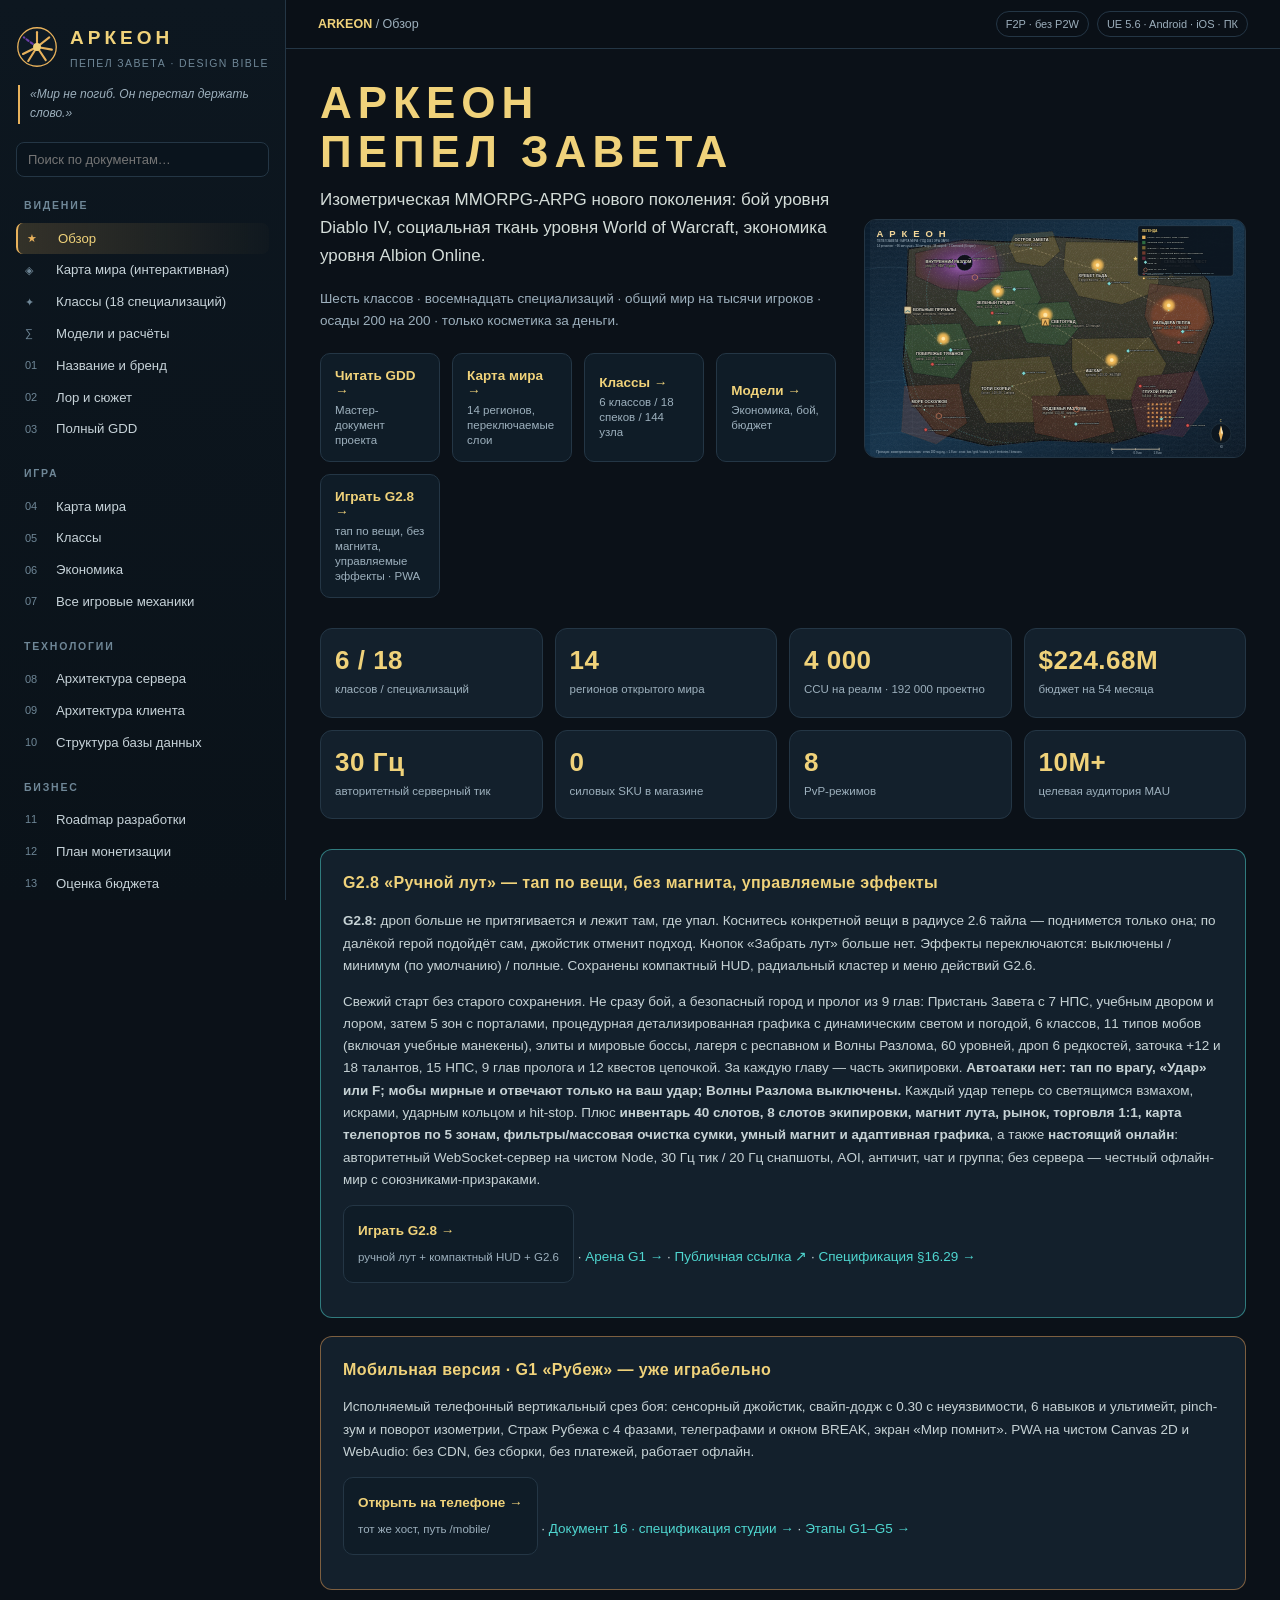
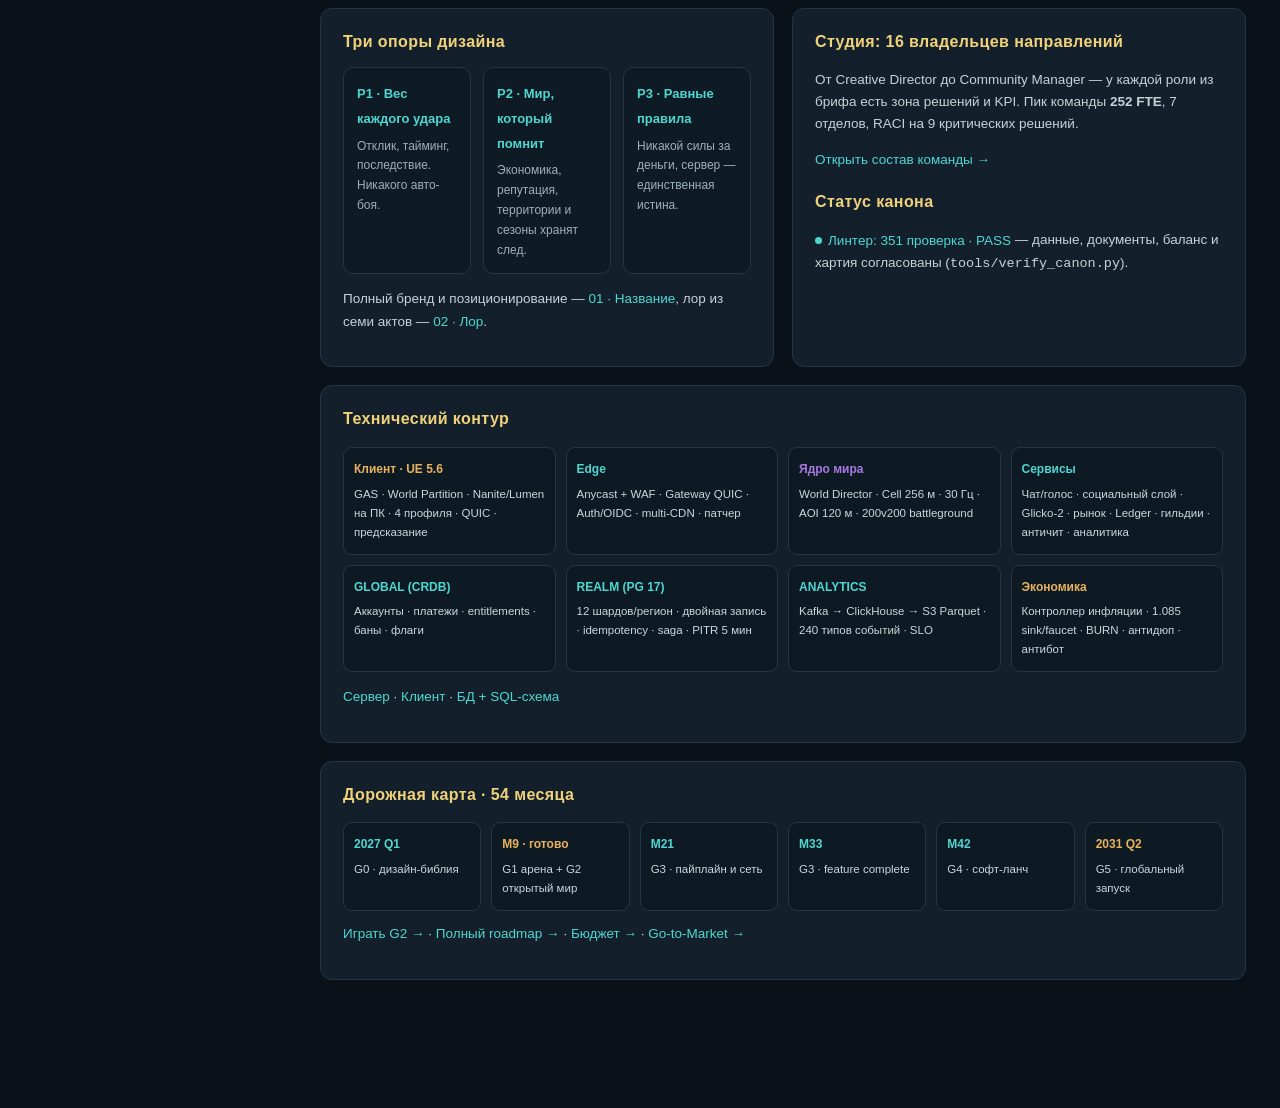
<file: index.html>
<!DOCTYPE html>
<html lang="ru">
<head>
<meta charset="utf-8">
<meta name="viewport" content="width=device-width, initial-scale=1">
<title>ARKEON · Пепел Завета — Дизайн-библия</title>
<style>
:root{
  --bg:#0b1118; --bg2:#101a24; --panel:#13202c; --line:#243645;
  --gold:#e8b25c; --gold2:#f0d27a; --cyan:#4fd6d0; --violet:#a878e0;
  --red:#d6534f; --text:#e5e9e8; --muted:#9db0bd; --dim:#6f8797;
}
*{box-sizing:border-box}
html{scroll-behavior:smooth}
body{margin:0;background:var(--bg);color:var(--text);font:15px/1.65 -apple-system,BlinkMacSystemFont,"Segoe UI",Roboto,Arial,sans-serif}
a{color:var(--cyan);text-decoration:none} a:hover{text-decoration:underline}
button{font-family:inherit;cursor:pointer}
.layout{display:flex;min-height:100vh}
/* ---------- sidebar ---------- */
.side{width:286px;flex:0 0 286px;background:linear-gradient(180deg,#0d1720,#0a1219);border-right:1px solid var(--line);position:sticky;top:0;height:100vh;overflow-y:auto;padding:22px 16px 40px}
.brand{display:flex;gap:12px;align-items:center;margin-bottom:6px}
.brand svg{flex:0 0 42px}
.brand h1{font-size:19px;letter-spacing:4px;margin:0;color:var(--gold2);font-weight:700}
.brand small{display:block;color:var(--dim);font-size:10.5px;letter-spacing:1.4px;text-transform:uppercase;margin-top:2px}
.tagline{color:var(--muted);font-size:12px;font-style:italic;margin:12px 2px 18px;border-left:2px solid var(--gold);padding-left:10px}
.search{width:100%;padding:9px 11px;background:#0a141d;border:1px solid var(--line);border-radius:8px;color:var(--text);font-size:13px;outline:none}
.search:focus{border-color:var(--cyan)}
.navgroup{margin-top:20px}
.navgroup h4{font-size:10.5px;letter-spacing:1.8px;color:var(--dim);text-transform:uppercase;margin:0 0 8px 8px;font-weight:600}
.nav a{display:flex;gap:9px;align-items:center;padding:7px 9px;border-radius:7px;color:#c7d3d9;font-size:13.2px;line-height:1.35}
.nav a:hover{background:#182836;text-decoration:none}
.nav a.active{background:linear-gradient(90deg,rgba(232,178,92,.18),rgba(232,178,92,.02));color:var(--gold2);border-left:2px solid var(--gold)}
.nav a .num{font-size:11px;color:var(--dim);min-width:22px;font-variant-numeric:tabular-nums}
.nav a.active .num{color:var(--gold)}
.side-foot{margin-top:26px;padding-top:16px;border-top:1px solid var(--line);font-size:11px;color:var(--dim)}
.side-foot code{color:var(--cyan);font-size:10.5px}
/* ---------- main ---------- */
.main{flex:1;min-width:0;padding:0 0 80px}
.topbar{position:sticky;top:0;z-index:5;background:rgba(11,17,24,.92);backdrop-filter:blur(8px);border-bottom:1px solid var(--line);padding:11px 32px;display:flex;justify-content:space-between;align-items:center;gap:16px}
.crumbs{font-size:12.5px;color:var(--muted)} .crumbs b{color:var(--gold2)}
.pill{font-size:11px;border:1px solid var(--line);padding:3px 9px;border-radius:20px;color:var(--muted)}
.content{max-width:1180px;margin:0 auto;padding:30px 34px}
/* ---------- dashboard ---------- */
.hero{display:grid;grid-template-columns:1.15fr .85fr;gap:28px;align-items:center;margin-bottom:30px}
.hero h2{font-size:44px;line-height:1.1;letter-spacing:6px;margin:0 0 10px;color:var(--gold2);font-weight:800}
.hero p.lead{font-size:17px;color:#d4ddd9;margin:0 0 18px}
.hero .sub{color:var(--muted);font-size:13.5px}
.kpis{display:grid;grid-template-columns:repeat(4,1fr);gap:12px;margin:22px 0 30px}
.kpi{background:var(--panel);border:1px solid var(--line);border-radius:12px;padding:16px 14px}
.kpi b{display:block;font-size:26px;color:var(--gold2);letter-spacing:.5px;line-height:1.2}
.kpi span{font-size:11.5px;color:var(--muted)}
.grid2{display:grid;grid-template-columns:1fr 1fr;gap:18px}
.card{background:var(--panel);border:1px solid var(--line);border-radius:12px;padding:20px 22px;margin-bottom:18px}
.card h3{margin:0 0 12px;font-size:16px;color:var(--gold2);letter-spacing:.4px}
.card p{color:#c6d2d5;font-size:13.5px}
.pillars{display:grid;grid-template-columns:repeat(3,1fr);gap:12px;margin-top:12px}
.pillar{border:1px solid var(--line);border-radius:10px;padding:13px;background:#0e1a24}
.pillar b{color:var(--cyan);font-size:13px} .pillar p{font-size:12px;color:var(--muted);margin:6px 0 0}
.launchpad{display:grid;grid-template-columns:repeat(4,1fr);gap:12px}
.launch{border:1px solid var(--line);background:#0f1c27;border-radius:10px;padding:14px;text-align:left;color:var(--text);transition:.15s}
.launch:hover{border-color:var(--gold);transform:translateY(-2px);text-decoration:none}
.launch b{display:block;color:var(--gold2);font-size:13.5px;margin-bottom:4px}
.launch span{font-size:11.5px;color:var(--muted)}
.diagram{display:grid;grid-template-columns:repeat(4,1fr);gap:10px;margin-top:14px}
.dbox{background:#0d1a24;border:1px solid var(--line);border-radius:9px;padding:12px 10px;font-size:11.5px;color:#cbd7d9}
.dbox b{display:block;color:var(--cyan);font-size:12px;margin-bottom:5px}
.dbox.gold b{color:var(--gold)}
.dbox.violet b{color:var(--violet)}
/* map */
.mapwrap{background:#0a141d;border:1px solid var(--line);border-radius:12px;overflow:hidden}
.mapwrap svg{display:block;width:100%;height:auto}
.layers{display:flex;flex-wrap:wrap;gap:8px;margin:12px 0}
.layer-btn{background:#132432;border:1px solid var(--line);color:var(--muted);border-radius:20px;padding:5px 12px;font-size:11.5px}
.layer-btn.on{background:rgba(79,214,208,.14);border-color:var(--cyan);color:var(--cyan)}
/* classes */
.classgrid{display:grid;grid-template-columns:repeat(3,1fr);gap:14px}
.classcard{background:#0f1c27;border:1px solid var(--line);border-radius:12px;padding:16px}
.classcard h4{margin:0 0 3px;color:var(--gold2);font-size:16px}
.classcard .role{font-size:11.5px;color:var(--cyan);margin-bottom:10px}
.classcard dl{display:grid;grid-template-columns:auto 1fr;gap:4px 10px;font-size:11.8px;margin:0}
.classcard dt{color:var(--dim)} .classcard dd{margin:0;color:#cdd8da}
.classcard .specs{margin-top:10px;font-size:11.5px;color:var(--muted)}
.charts{display:grid;grid-template-columns:1fr 1fr;gap:16px}
.chart{background:#0a141d;border:1px solid var(--line);border-radius:12px;overflow:hidden}
.chart svg,.chart img{display:block;width:100%;height:auto}
.chart .cap{padding:9px 14px;font-size:11.5px;color:var(--muted);border-top:1px solid var(--line)}
/* ---------- markdown ---------- */
.md h1{font-size:31px;color:var(--gold2);letter-spacing:.6px;margin:0 0 8px;line-height:1.25}
.md h2{font-size:23px;color:var(--gold2);margin:34px 0 12px;padding-bottom:8px;border-bottom:1px solid var(--line)}
.md h3{font-size:18px;color:#e7d7ad;margin:26px 0 10px}
.md h4{font-size:15px;color:var(--cyan);margin:20px 0 8px}
.md p{color:#d2dcdd;margin:10px 0}
.md blockquote{border-left:3px solid var(--gold);background:#101d28;margin:14px 0;padding:10px 16px;color:var(--muted);font-size:13.5px}
.md blockquote p{margin:4px 0}
.md ul,.md ol{padding-left:22px;color:#d2dcdd} .md li{margin:4px 0}
.md code{background:#0b1a24;border:1px solid #1e3340;border-radius:4px;padding:1px 5px;color:var(--cyan);font-size:12.5px}
.md pre{background:#08131c;border:1px solid var(--line);border-radius:10px;padding:14px 16px;overflow:auto;font-size:12.5px;line-height:1.55}
.md pre code{background:none;border:0;padding:0;color:#bcd6d3}
.md pre.mermaid{background:#0c1a22;border-left:3px solid var(--violet)}
.md table{border-collapse:collapse;width:100%;margin:14px 0;font-size:12.9px;display:block;overflow-x:auto}
.md th,.md td{border:1px solid var(--line);padding:7px 10px;text-align:left;vertical-align:top}
.md th{background:#162634;color:var(--gold2);white-space:nowrap}
.md tr:nth-child(even) td{background:rgba(255,255,255,.018)}
.md td{color:#cdd8da;min-width:90px}
.md hr{border:0;border-top:1px solid var(--line);margin:26px 0}
.md a{color:var(--cyan);border-bottom:1px dotted rgba(79,214,208,.5)}
.md .check{list-style:none;margin-left:-18px}
.md .check:before{content:"☐ ";color:var(--gold)}
.md .mermaid-note{font-size:11px;color:var(--dim);margin-top:-8px;margin-bottom:10px}
.docmeta{display:flex;gap:10px;align-items:center;flex-wrap:wrap;margin-bottom:22px;font-size:11.5px;color:var(--dim)}
.docmeta a{border:1px solid var(--line);border-radius:6px;padding:3px 9px}
.status{display:inline-flex;align-items:center;gap:6px;color:var(--cyan)}
.status i{width:7px;height:7px;background:var(--cyan);border-radius:50%;display:inline-block}
.loader{color:var(--muted);padding:40px;text-align:center}
@media(max-width:1100px){.hero{grid-template-columns:1fr}.kpis,.launchpad,.diagram{grid-template-columns:repeat(2,1fr)}.classgrid,.charts,.grid2{grid-template-columns:1fr}}
@media(max-width:760px){.side{position:relative;width:100%;height:auto;flex-basis:auto;border-right:0;border-bottom:1px solid var(--line)}.layout{display:block}.content{padding:22px 16px}.topbar{padding:10px 16px}.kpis,.launchpad,.diagram,.classgrid,.charts,.grid2{grid-template-columns:1fr}.hero h2{font-size:32px}}
</style>
</head>
<body>
<div class="layout">
  <aside class="side">
    <div class="brand">
      <svg viewBox="0 0 48 48" width="42" height="42" aria-hidden="true">
        <circle cx="24" cy="24" r="22" fill="#0e1a24" stroke="#e8b25c" stroke-width="1.5"/>
        <g stroke="#e8b25c" stroke-width="2.4" stroke-linecap="round">
          <line x1="24" y1="24" x2="24" y2="7"/><line x1="24" y1="24" x2="38" y2="13"/>
          <line x1="24" y1="24" x2="41" y2="27"/><line x1="24" y1="24" x2="34" y2="39"/>
          <line x1="24" y1="24" x2="14" y2="40"/><line x1="24" y1="24" x2="8" y2="32"/>
        </g>
        <line x1="24" y1="24" x2="9" y2="13" stroke="#6b3fa8" stroke-width="2.4" stroke-dasharray="3 3" stroke-linecap="round"/>
        <circle cx="24" cy="24" r="4.5" fill="#f0d27a"/>
      </svg>
      <div><h1>АРКЕОН</h1><small>Пепел Завета · Design Bible</small></div>
    </div>
    <div class="tagline">«Мир не погиб. Он перестал держать слово.»</div>
    <input id="search" class="search" placeholder="Поиск по документам…" autocomplete="off">
    <nav id="nav" class="nav"></nav>
    <div class="side-foot">
      Источник истины: <code>data/canon.json</code><br>
      Проверка: <code>python3 tools/verify_canon.py</code><br>
      Версия 1.2 · 2027-Q1 · 16 документов · G2
    </div>
  </aside>

  <main class="main">
    <div class="topbar">
      <div class="crumbs" id="crumbs"><b>ARKEON</b> / Обзор</div>
      <div style="display:flex;gap:8px"><span class="pill" id="pill">F2P · без P2W</span><span class="pill">UE 5.6 · Android · iOS · ПК</span></div>
    </div>
    <div class="content" id="content"><div class="loader">Загрузка дизайн-библии…</div></div>
  </main>
</div>

<script>
/* ============================ данные навигации ============================ */
const DOCS=[
 {f:'01-title.md',       t:'Название и бренд',        g:'Видение'},
 {f:'02-lore.md',        t:'Лор и сюжет',             g:'Видение'},
 {f:'03-gdd.md',         t:'Полный GDD',              g:'Видение'},
 {f:'04-world-map.md',   t:'Карта мира',              g:'Игра'},
 {f:'05-classes.md',     t:'Классы',                  g:'Игра'},
 {f:'06-economy.md',     t:'Экономика',               g:'Игра'},
 {f:'07-mechanics.md',   t:'Все игровые механики',    g:'Игра'},
 {f:'08-server.md',      t:'Архитектура сервера',     g:'Технологии'},
 {f:'09-client.md',      t:'Архитектура клиента',     g:'Технологии'},
 {f:'10-db.md',          t:'Структура базы данных',   g:'Технологии'},
 {f:'11-roadmap.md',     t:'Roadmap разработки',      g:'Бизнес'},
 {f:'12-monetization.md',t:'План монетизации',        g:'Бизнес'},
 {f:'13-budget.md',      t:'Оценка бюджета',          g:'Бизнес'},
 {f:'14-team.md',        t:'Состав команды',          g:'Бизнес'},
 {f:'15-launch.md',      t:'Запуск и продвижение',    g:'Бизнес'},
 {f:'16-mobile.md',      t:'Мобильная версия (G1)',   g:'Мобильная'},
];
const VIEWS=[
 {id:'overview', t:'Обзор', g:'Видение'},
 {id:'map',      t:'Карта мира (интерактивная)', g:'Видение'},
 {id:'classes',  t:'Классы (18 специализаций)', g:'Видение'},
 {id:'models',   t:'Модели и расчёты', g:'Видение'},
];
const ALL=[...VIEWS,...DOCS.map(d=>({id:d.f,t:d.t,g:d.g}))];
const nav=document.getElementById('nav');
const groups=['Видение','Игра','Технологии','Бизнес','Мобильная'];
let active='overview';
function buildNav(filter=''){
  nav.innerHTML='';
  groups.forEach(g=>{
    const items=ALL.filter(x=>x.g===g && (x.t.toLowerCase().includes(filter)||x.id.toLowerCase().includes(filter)));
    if(!items.length)return;
    const sec=document.createElement('div');sec.className='navgroup';
    sec.innerHTML=`<h4>${g}</h4>`;
    items.forEach(x=>{
      const a=document.createElement('a');a.href='#'+x.id;a.dataset.id=x.id;
      a.innerHTML=`<span class="num">${x.id==='overview'?'★':x.id==='map'?'◈':x.id==='classes'?'✦':x.id==='models'?'∑':x.id.slice(0,2)}</span><span>${x.t}</span>`;
      if(x.id===active)a.classList.add('active');
      a.onclick=e=>{e.preventDefault();go(x.id)};
      sec.appendChild(a);
    });
    nav.appendChild(sec);
  });
}
buildNav();
document.getElementById('search').addEventListener('input',e=>buildNav(e.target.value.trim().toLowerCase()));

/* ============================Мини-рендерер Markdown ============================ */
function esc(s){return s.replace(/&/g,'&amp;').replace(/</g,'&lt;').replace(/>/g,'&gt;').replace(/"/g,'&quot;')}
function inline(s){
  s=esc(s);
  s=s.replace(/`([^`]+)`/g,'<code>$1</code>');
  s=s.replace(/\*\*([^*]+)\*\*/g,'<strong>$1</strong>');
  s=s.replace(/(^|\W)\*([^*\n]+)\*(?=\W|$)/g,'$1<em>$2</em>');
  s=s.replace(/\[([^\]]+)\]\(([^)]+)\)/g,(m,txt,url)=>{
    const target=url.replace(/^docs\//,'').replace(/^\.\//,'');
    const found=DOCS.find(d=>d.f===target||target.startsWith(d.f.slice(0,2)));
    if(found&&!url.startsWith('http'))return `<a href="#${found.f}" data-doc="${found.f}">${txt}</a>`;
    if(/^https?:/.test(url))return `<a href="${url}" target="_blank" rel="noopener">${txt}</a>`;
    return `<a href="${url}" target="_blank" rel="noopener">${txt}</a>`;
  });
  return s;
}
function renderMD(md){
  md=md.replace(/<!--[\s\S]*?-->/g,'');
  const L=md.split('\n');let out=[],i=0;
  const isTable=l=>/^\s*\|/.test(l);
  while(i<L.length){
    let l=L[i];
    if(!l.trim()){i++;continue}
    if(/^```/.test(l.trim())){
      const lang=l.trim().slice(3).trim();let buf=[];
      i++;while(i<L.length&&!/^```/.test(L[i].trim())){buf.push(L[i]);i++}i++;
      const cls=lang==='mermaid'?'mermaid':'';
      out.push(`<pre class="${cls}"><code>${esc(buf.join('\n'))}</code></pre>`);
      if(lang==='mermaid')out.push('<p class="mermaid-note">Mermaid-диаграмма: в GitHub она отображается графически, здесь показан исходник.</p>');
      continue;
    }
    if(/^#{1,4}\s/.test(l)){
      const n=(l.match(/^#+/)||[''])[0].length;
      out.push(`<h${n}>${inline(l.replace(/^#+\s*/,''))}</h${n}>`);i++;continue;
    }
    if(/^>\s?/.test(l)){
      let buf=[];while(i<L.length&&/^>\s?/.test(L[i])){buf.push(L[i].replace(/^>\s?/,''));i++}
      out.push(`<blockquote>${buf.map(x=>`<p>${inline(x)}</p>`).join('')}</blockquote>`);continue;
    }
    if(/^\s*(---|\*\*\*|___)\s*$/.test(l)){out.push('<hr>');i++;continue}
    if(isTable(l)){
      let rows=[];while(i<L.length&&isTable(L[i])){rows.push(L[i].trim());i++}
      const cells=r=>r.replace(/^\||\|$/g,'').split('|').map(c=>c.trim());
      const head=cells(rows[0]);
      let body=rows.slice(rows[1]&&/^[\|\s:\-]+$/.test(rows[1])?2:1).map(r=>`<tr>${cells(r).map(c=>`<td>${inline(c)}</td>`).join('')}</tr>`).join('');
      out.push(`<table><thead><tr>${head.map(h=>`<th>${inline(h)}</th>`).join('')}</tr></thead><tbody>${body}</tbody></table>`);
      continue;
    }
    if(/^\s*([-*]|\d+\.)\s/.test(l)){
      const ordered=/^\s*\d+\./.test(l);let buf=[];
      while(i<L.length&&/^\s*([-*]|\d+\.)\s/.test(L[i])){
        let raw=L[i].replace(/^\s*([-*]|\d+\.)\s/,'');
        let cls='';
        if(/^\[[ xX]\]/.test(raw)){cls=' class="check"';raw=raw.replace(/^\[[ xX]\]\s*/,'')}
        buf.push(`<li${cls}>${inline(raw)}</li>`);i++;
      }
      out.push(`<${ordered?'ol':'ul'}>${buf.join('')}</${ordered?'ol':'ul'}>`);continue;
    }
    // paragraph
    let buf=[];
    while(i<L.length&&L[i].trim()&&!/^#{1,4}\s|^>|^```|^\s*(---|\*\*\*|___)\s*$/.test(L[i])&&!isTable(L[i])&&!/^\s*([-*]|\d+\.)\s/.test(L[i])){buf.push(L[i]);i++}
    out.push(`<p>${inline(buf.join(' '))}</p>`);
  }
  return out.join('\n');
}
function bindDocLinks(root){
  root.querySelectorAll('a[data-doc]').forEach(a=>a.onclick=e=>{e.preventDefault();go(a.dataset.doc)});
}

/* ============================ роутер ============================ */
const content=document.getElementById('content');
const crumbs=document.getElementById('crumbs');
async function fetchText(p){const r=await fetch(p);if(!r.ok)throw new Error(p+' → '+r.status);return r.text()}
function setHeader(title,sub){crumbs.innerHTML=`<b>ARKEON</b> / ${sub?sub+' / ':''}${title}`}
function go(id){
  active=id;buildNav(document.getElementById('search').value.trim().toLowerCase());
  location.hash=id;
  const v=ALL.find(x=>x.id===id);
  setHeader(v?v.t:'Обзор',v&&v.g!=='Видение'?v.g:'');
  if(id==='overview')return viewOverview();
  if(id==='map')return viewMap();
  if(id==='classes')return viewClasses();
  if(id==='models')return viewModels();
  content.innerHTML='<div class="loader">Загрузка документа…</div>';
  fetchText('docs/'+id).then(md=>{
    content.innerHTML=`<div class="docmeta"><span class="status"><i></i> Утверждено к препродакшену · v1.0</span>
      <span>·</span><a href="docs/${id}" target="_blank" rel="noopener">Открыть Markdown ↗</a>
      <span>·</span><span>Источник: docs/${id}</span></div><article class="md" id="article">${renderMD(md)}</article>`;
    bindDocLinks(content);
    window.scrollTo({top:0,behavior:'instant'});
  }).catch(e=>{content.innerHTML=`<div class="loader">Не удалось загрузить docs/${id}: ${e.message}<br><small>Запустите локальный сервер: <code>python3 -m http.server 8000</code></small></div>`});
}

/* ============================ Обзор ============================ */
function viewOverview(){
  content.innerHTML=`
  <div class="hero">
    <div>
      <h2>АРКЕОН<br>ПЕПЕЛ ЗАВЕТА</h2>
      <p class="lead">Изометрическая MMORPG-ARPG нового поколения: бой уровня Diablo IV, социальная ткань уровня World of Warcraft, экономика уровня Albion Online.</p>
      <p class="sub">Шесть классов · восемнадцать специализаций · общий мир на тысячи игроков · осады 200 на 200 · только косметика за деньги.</p>
      <div class="launchpad" style="margin-top:20px">
        <button class="launch" onclick="go('03-gdd.md')"><b>Читать GDD →</b><span>Мастер-документ проекта</span></button>
        <button class="launch" onclick="go('map')"><b>Карта мира →</b><span>14 регионов, переключаемые слои</span></button>
        <button class="launch" onclick="go('classes')"><b>Классы →</b><span>6 классов / 18 спеков / 144 узла</span></button>
        <button class="launch" onclick="go('models')"><b>Модели →</b><span>Экономика, бой, бюджет</span></button>
        <button class="launch" onclick="location.href='mobile/index.html'"><b>Играть G2.8 →</b><span>тап по вещи, без магнита, управляемые эффекты · PWA</span></button>
      </div>
    </div>
    <div class="mapwrap" id="miniMap" style="max-height:330px;overflow:hidden"><div class="loader">Карта…</div></div>
  </div>

  <div class="kpis">
    <div class="kpi"><b>6 / 18</b><span>классов / специализаций</span></div>
    <div class="kpi"><b>14</b><span>регионов открытого мира</span></div>
    <div class="kpi"><b>4 000</b><span>CCU на реалм · 192 000 проектно</span></div>
    <div class="kpi"><b>$224.68M</b><span>бюджет на 54 месяца</span></div>
    <div class="kpi"><b>30 Гц</b><span>авторитетный серверный тик</span></div>
    <div class="kpi"><b>0</b><span>силовых SKU в магазине</span></div>
    <div class="kpi"><b>8</b><span>PvP-режимов</span></div>
    <div class="kpi"><b>10M+</b><span>целевая аудитория MAU</span></div>
  </div>

  <div class="card" style="border-color:rgba(79,214,208,.5)">
    <h3>G2.8 «Ручной лут» — тап по вещи, без магнита, управляемые эффекты</h3>
    <p><b>G2.8:</b> дроп больше не притягивается и лежит там, где упал. Коснитесь конкретной вещи в радиусе 2.6 тайла — поднимется только она; по далёкой герой подойдёт сам, джойстик отменит подход. Кнопок «Забрать лут» больше нет. Эффекты переключаются: выключены / минимум (по умолчанию) / полные. Сохранены компактный HUD, радиальный кластер и меню действий G2.6.</p>
    <p>Свежий старт без старого сохранения. Не сразу бой, а безопасный город и пролог из 9 глав: Пристань Завета с 7 НПС, учебным двором и лором, затем 5 зон с порталами, процедурная детализированная графика с динамическим светом и погодой, 6 классов, 11 типов мобов (включая учебные манекены), элиты и мировые боссы, лагеря с респавном и Волны Разлома, 60 уровней, дроп 6 редкостей, заточка +12 и 18 талантов, 15 НПС, 9 глав пролога и 12 квестов цепочкой. За каждую главу — часть экипировки. <b>Автоатаки нет: тап по врагу, «Удар» или F; мобы мирные и отвечают только на ваш удар; Волны Разлома выключены.</b> Каждый удар теперь со светящимся взмахом, искрами, ударным кольцом и hit-stop.  Плюс <b>инвентарь 40 слотов, 8 слотов экипировки, магнит лута, рынок, торговля 1:1, карта телепортов по 5 зонам, фильтры/массовая очистка сумки, умный магнит и адаптивная графика</b>, а также <b>настоящий онлайн</b>: авторитетный WebSocket-сервер на чистом Node, 30 Гц тик / 20 Гц снапшоты, AOI, античит, чат и группа; без сервера — честный офлайн-мир с союзниками-призраками.</p>
    <p style="margin-top:12px"><a href="mobile/index.html" class="launch" style="display:inline-block;text-decoration:none"><b>Играть G2.8 →</b><span>ручной лут + компактный HUD + G2.6</span></a> · <a href="mobile/g1.html">Арена G1 →</a> · <a href="https://reshet21.github.io/Mmorpg-arpg/mobile/" target="_blank" rel="noopener">Публичная ссылка ↗</a> · <a href="#16-mobile.md" onclick="go('16-mobile.md');return false">Спецификация §16.29 →</a></p>
  </div>

  <div class="card" style="border-color:rgba(255,170,90,.45)">
    <h3>Мобильная версия · G1 «Рубеж» — уже играбельно</h3>
    <p>Исполняемый телефонный вертикальный срез боя: сенсорный джойстик, свайп-додж с 0.30 с неуязвимости, 6 навыков и ультимейт, pinch-зум и поворот изометрии, Страж Рубежа с 4 фазами, телеграфами и окном BREAK, экран «Мир помнит». PWA на чистом Canvas 2D и WebAudio: без CDN, без сборки, без платежей, работает офлайн.</p>
    <p style="margin-top:12px"><a href="mobile/index.html" class="launch" style="display:inline-block;text-decoration:none"><b>Открыть на телефоне →</b><span>тот же хост, путь /mobile/</span></a> · <a href="#16-mobile.md" onclick="go('16-mobile.md');return false">Документ 16 · спецификация студии →</a> · <a href="#11-roadmap.md" onclick="go('11-roadmap.md');return false">Этапы G1–G5 →</a></p>
  </div>

  <div class="grid2">
    <div class="card"><h3>Три опоры дизайна</h3>
      <div class="pillars">
        <div class="pillar"><b>P1 · Вес каждого удара</b><p>Отклик, тайминг, последствие. Никакого авто-боя.</p></div>
        <div class="pillar"><b>P2 · Мир, который помнит</b><p>Экономика, репутация, территории и сезоны хранят след.</p></div>
        <div class="pillar"><b>P3 · Равные правила</b><p>Никакой силы за деньги, сервер — единственная истина.</p></div>
      </div>
      <p style="margin-top:14px">Полный бренд и позиционирование — <a href="#01-title.md" onclick="go('01-title.md');return false">01 · Название</a>, лор из семи актов — <a href="#02-lore.md" onclick="go('02-lore.md');return false">02 · Лор</a>.</p>
    </div>
    <div class="card"><h3>Студия: 16 владельцев направлений</h3>
      <p>От Creative Director до Community Manager — у каждой роли из брифа есть зона решений и KPI. Пик команды <b>252 FTE</b>, 7 отделов, RACI на 9 критических решений.</p>
      <p><a href="#14-team.md" onclick="go('14-team.md');return false">Открыть состав команды →</a></p>
      <h3 style="margin-top:18px">Статус канона</h3>
      <p><span class="status"><i></i> Линтер: 351 проверка · PASS</span> — данные, документы, баланс и хартия согласованы (<code>tools/verify_canon.py</code>).</p>
    </div>
  </div>

  <div class="card"><h3>Технический контур</h3>
    <div class="diagram">
      <div class="dbox gold"><b>Клиент · UE 5.6</b>GAS · World Partition · Nanite/Lumen на ПК · 4 профиля · QUIC · предсказание</div>
      <div class="dbox"><b>Edge</b>Anycast + WAF · Gateway QUIC · Auth/OIDC · multi-CDN · патчер</div>
      <div class="dbox violet"><b>Ядро мира</b>World Director · Cell 256 м · 30 Гц · AOI 120 м · 200v200 battleground</div>
      <div class="dbox"><b>Сервисы</b>Чат/голос · социальный слой · Glicko-2 · рынок · Ledger · гильдии · античит · аналитика</div>
      <div class="dbox"><b>GLOBAL (CRDB)</b>Аккаунты · платежи · entitlements · баны · флаги</div>
      <div class="dbox"><b>REALM (PG 17)</b>12 шардов/регион · двойная запись · idempotency · saga · PITR 5 мин</div>
      <div class="dbox"><b>ANALYTICS</b>Kafka → ClickHouse → S3 Parquet · 240 типов событий · SLO</div>
      <div class="dbox gold"><b>Экономика</b>Контроллер инфляции · 1.085 sink/faucet · BURN · антидюп · антибот</div>
    </div>
    <p style="margin-top:14px"><a href="#08-server.md" onclick="go('08-server.md');return false">Сервер</a> · <a href="#09-client.md" onclick="go('09-client.md');return false">Клиент</a> · <a href="#10-db.md" onclick="go('10-db.md');return false">БД + SQL-схема</a></p>
  </div>

  <div class="card"><h3>Дорожная карта · 54 месяца</h3>
    <div class="diagram" style="grid-template-columns:repeat(6,1fr)">
      <div class="dbox"><b>2027 Q1</b>G0 · дизайн-библия</div>
      <div class="dbox gold"><b>M9 · готово</b>G1 арена + G2 открытый мир</div>
      <div class="dbox"><b>M21</b>G3 · пайплайн и сеть</div>
      <div class="dbox"><b>M33</b>G3 · feature complete</div>
      <div class="dbox"><b>M42</b>G4 · софт-ланч</div>
      <div class="dbox gold"><b>2031 Q2</b>G5 · глобальный запуск</div>
    </div>
    <p style="margin-top:12px"><a href="mobile/index.html">Играть G2 →</a> · <a href="#11-roadmap.md" onclick="go('11-roadmap.md');return false">Полный roadmap →</a> · <a href="#13-budget.md" onclick="go('13-budget.md');return false">Бюджет →</a> · <a href="#15-launch.md" onclick="go('15-launch.md');return false">Go-to-Market →</a></p>
  </div>`;
  fetchText('assets/world-map.svg').then(svg=>{
    const el=document.getElementById('miniMap');if(el)el.innerHTML=svg;
  }).catch(()=>{});
  bindDocLinks(content);
}

/* ============================ Карта ============================ */
const LAYERS=[['layer-law','Зоны закона'],['layer-grid','Сетка'],['layer-routes','Маршруты'],['layer-poi','POI и подписи'],['layer-territories','Территории'],['layer-beacons','Светочи']];
function viewMap(){
  content.innerHTML=`<div class="docmeta"><span class="status"><i></i> Векторный ассет · assets/world-map.svg</span><span>·</span><a href="assets/world-map.svg" target="_blank">Открыть SVG ↗</a></div>
  <h1 style="font-size:31px;color:var(--gold2);margin:0 0 8px">Карта мира Аркеон</h1>
  <p style="color:var(--muted);font-size:13.5px">14 регионов · 7 Светочей (шесть горят) · 36 территорий · 8 данжей · 3 рейда · 6 мировых боссов · 38 якорей. Переключайте слои кнопками ниже.</p>
  <div class="layers" id="layers"></div>
  <div class="mapwrap" id="fullMap"><div class="loader">Загрузка карты…</div></div>
  <div class="grid2" style="margin-top:18px">
    <div class="card"><h3>Градация риска</h3><p>Зелёная — PvP выключен · Жёлтая — PvP без потерь · Красная — частичный дроп и 25% BURN · Чёрная — full-loot и 30% BURN. Риск растёт от центра (Светоград) к периферии (Глухой Предел).</p><p><a href="#04-world-map.md" onclick="go('04-world-map.md');return false">Документ по миру →</a></p></div>
    <div class="card"><h3>Данные регионов</h3><div id="regionList" style="font-size:12.5px;color:var(--muted)">Загрузка…</div></div>
  </div>`;
  const lw=document.getElementById('layers');
  LAYERS.forEach(([id,label])=>{
    const b=document.createElement('button');b.className='layer-btn'+(id==='layer-grid'?'':' on');b.textContent=label;b.dataset.layer=id;
    b.onclick=()=>{
      b.classList.toggle('on');
      const g=document.querySelector('#fullMap #'+id);
      if(g)g.style.display=b.classList.contains('on')?'':'none';
    };lw.appendChild(b);
  });
  fetchText('assets/world-map.svg').then(svg=>{
    document.getElementById('fullMap').innerHTML=svg;
    const grid=document.querySelector('#fullMap #layer-grid');if(grid)grid.style.display='none';
  }).catch(e=>{document.getElementById('fullMap').innerHTML='<div class="loader">'+e.message+'</div>'});
  fetchText('data/world.json').then(t=>{
    const w=JSON.parse(t);
    document.getElementById('regionList').innerHTML=w.regions.map(r=>
      `<div style="padding:5px 0;border-bottom:1px solid var(--line)"><b style="color:var(--gold2)">${r.name}</b> · ${r.biome} · L${r.levels} · ${r.law.toUpperCase()}</div>`).join('');
  }).catch(()=>{});
  bindDocLinks(content);
}

/* ============================ Классы ============================ */
function viewClasses(){
  content.innerHTML=`<div class="docmeta"><span class="status"><i></i> Данные: data/classes.json</span><span>·</span><a href="#05-classes.md" onclick="go('05-classes.md');return false">Полная спецификация →</a></div>
  <h1 style="font-size:31px;color:var(--gold2);margin:0 0 8px">Шесть классов · восемнадцать специализаций</h1>
  <p style="color:var(--muted);font-size:13.5px">48 активных навыков, 18 ультимейтов, 144 узла талантов. Таблицы в GDD генерируются из этого же JSON.</p>
  <div class="classgrid" id="classgrid"><div class="loader">Загрузка…</div></div>
  <div class="charts" style="margin-top:18px">
    <div class="chart" id="rolechart"><div class="loader">…</div></div>
    <div class="chart" id="dpschart"><div class="loader">…</div></div>
  </div>`;
  fetchText('data/classes.json').then(t=>{
    const d=JSON.parse(t);
    document.getElementById('classgrid').innerHTML=d.classes.map(c=>`
      <div class="classcard">
        <h4>${c.name_ru} <span style="color:var(--dim);font-size:11px">/ ${c.name_en}</span></h4>
        <div class="role">«${c.title}» · ${c.role}</div>
        <dl>
          <dt>Ресурс</dt><dd>${c.resource.name}</dd>
          <dt>Основной стат</dt><dd>${c.primary_stat}</dd>
          <dt>Оружие</dt><dd>${c.weapons.join(' · ')}</dd>
          <dt>Сложность</dt><dd>${c.difficulty}</dd>
          <dt>Навыков</dt><dd>${c.skills.length} + ультимейт</dd>
        </dl>
        <div class="specs"><b style="color:var(--cyan)">Специализации:</b> ${c.specs.map(s=>s.name).join(' · ')}</div>
        <div class="specs"><b style="color:var(--gold)">Ветки талантов:</b> ${c.talent_branches.map(b=>b.name).join(' / ')}</div>
      </div>`).join('');
  }).catch(e=>{});
  fetchText('assets/charts/classes-summary.svg').then(s=>{document.getElementById('rolechart').innerHTML=s+'<div class="cap">Пространство ролей: риск позиционирования × устойчивый урон</div>'});
  fetchText('assets/charts/combat-dps.svg').then(s=>{document.getElementById('dpschart').innerHTML=s+'<div class="cap">Эталонный DPS L60 после PTR-калибровки · разброс ±1.78%</div>'});
  bindDocLinks(content);
}

/* ============================ Модели ============================ */
function viewModels(){
  content.innerHTML=`<div class="docmeta"><span class="status"><i></i> Исполняемые модели · только stdlib Python</span></div>
  <h1 style="font-size:31px;color:var(--gold2);margin:0 0 8px">Модели и расчёты</h1>
  <p style="color:var(--muted);font-size:13.5px">Каждое число в документах можно пересчитать. Запуск: <code>python3 tools/economy_sim.py</code>, <code>combat_model.py</code>, <code>financial_model.py</code>, <code>gen_docs.py</code>, <code>verify_canon.py --strict</code>.</p>
  <div class="kpis" style="grid-template-columns:repeat(4,1fr)">
    <div class="kpi"><b>PASS</b><span>PI 98.79–100.43 за 30 дней</span></div>
    <div class="kpi"><b>PASS</b><span>sink/faucet 1.028–1.089</span></div>
    <div class="kpi"><b>PASS</b><span>DPS-разброс ±1.78%</span></div>
    <div class="kpi"><b>PASS</b><span>351/351 проверок канона</span></div>
  </div>
  <div class="charts">
    <div class="chart" id="ecochart"><div class="loader">…</div></div>
    <div class="chart" id="budgetchart"><div class="loader">…</div></div>
  </div>
  <div class="grid2" style="margin-top:18px">
    <div class="card"><h3>Экономика · 30 дней</h3>
      <p>Бот-шок на 12-й день, попытка дюпа на 20-й, приток +25% DAU на 25-й. Контроллер <code>R_t</code> удерживает индекс цен в коридоре, реконсиляция ledger отсекает 100% попыток дюпа.</p>
      <p><a href="data/economy_sim_30d.csv" target="_blank">CSV ↓</a> · <a href="#06-economy.md" onclick="go('06-economy.md');return false">Документ →</a></p>
    </div>
    <div class="card"><h3>Бюджет · 5 лет</h3>
      <p>Ровно <b>$224 680 000</b>, 12% контингенси, 5 траншей по вратам G0–G5. Базовый сценарий: окупаемость <b>28.9 мес.</b> после глобального запуска.</p>
      <p><a href="data/budget.csv" target="_blank">Бюджет CSV ↓</a> · <a href="data/revenue_scenarios.csv" target="_blank">Сценарии CSV ↓</a> · <a href="#13-budget.md" onclick="go('13-budget.md');return false">Документ →</a></p>
    </div>
    <div class="card"><h3>Бой: TTK-коридоры</h3>
      <p>Рейд-босс 72M HP → 301 с · данж-босс 14M → 94 с · мировой босс 240M → 253 с · PvP → 9.5 с. Все четыре проверки PASS.</p>
      <p><a href="data/combat_balance.csv" target="_blank">DPS CSV ↓</a></p>
    </div>
    <div class="card"><h3>Схема БД</h3>
      <p>81 таблица, 4 VIEW, триггеры баланса проводок и неотрицательного баланса, партиции, проверки дюпов. Исполняемый DDL: <code>sql/schema.sql</code>.</p>
      <p><a href="sql/schema.sql" target="_blank">Открыть SQL ↗</a> · <a href="#10-db.md" onclick="go('10-db.md');return false">Документ →</a></p>
    </div>
  </div>`;
  fetchText('assets/charts/economy-30d.svg').then(s=>{document.getElementById('ecochart').innerHTML=s+'<div class="cap">Индекс цен, денежная масса и sink/faucet · три шока</div>'});
  fetchText('assets/charts/budget.svg').then(s=>{document.getElementById('budgetchart').innerHTML=s+'<div class="cap">Бюджет по годам, $M (stacked)</div>'});
  bindDocLinks(content);
}

/* ============================ старт ============================ */
window.addEventListener('hashchange',()=>{const h=location.hash.slice(1);if(h&&h!==active)go(h)});
go(location.hash.slice(1)||'overview');
</script>
</body>
</html>
</file>
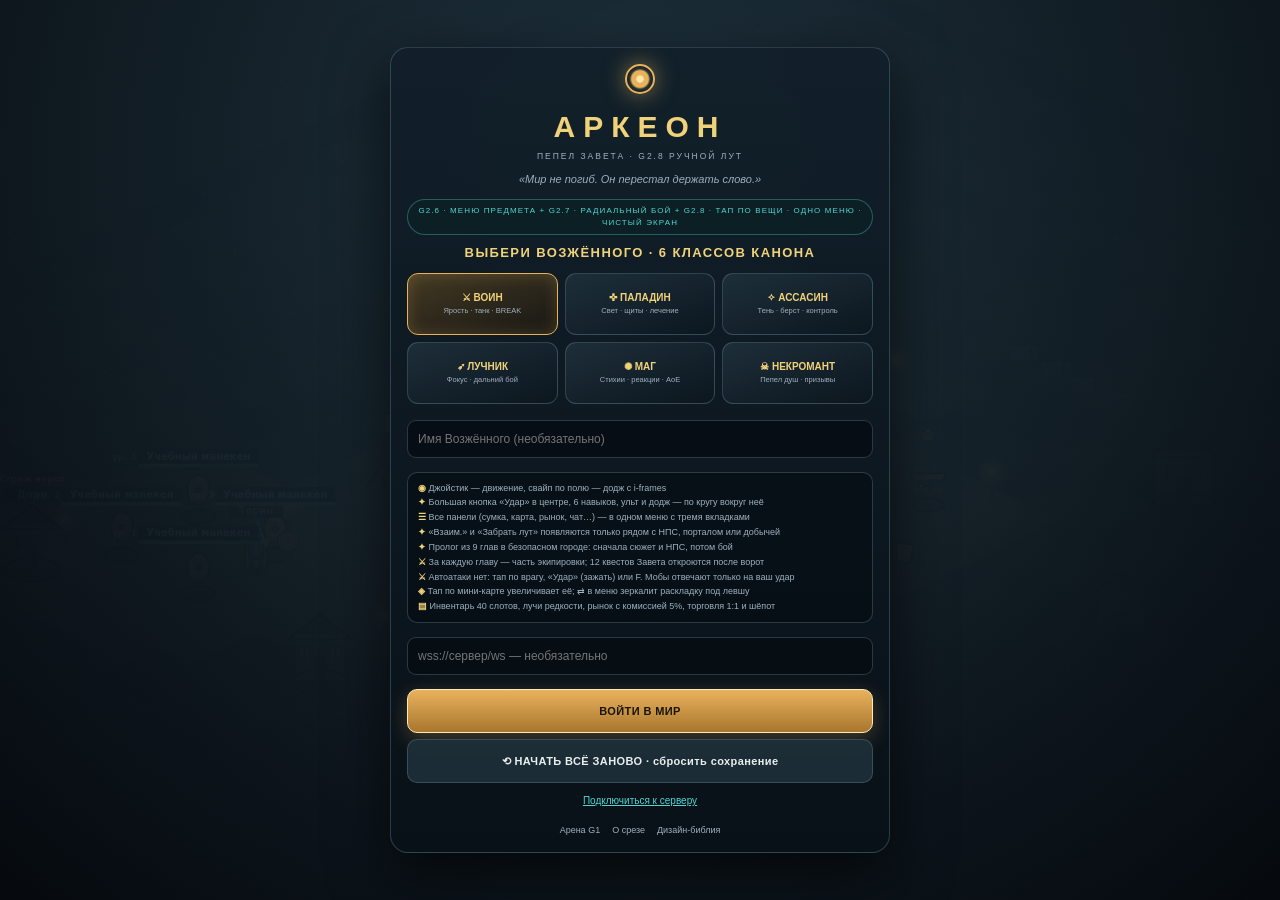
<file: mobile/index.html>
<!DOCTYPE html>
<html lang="ru">
<head>
<meta charset="utf-8">
<meta name="viewport" content="width=device-width, initial-scale=1, maximum-scale=1, user-scalable=no, viewport-fit=cover">
<meta name="theme-color" content="#060c12">
<meta name="mobile-web-app-capable" content="yes">
<meta name="apple-mobile-web-app-capable" content="yes">
<meta name="apple-mobile-web-app-status-bar-style" content="black-translucent">
<meta name="description" content="АРКЕОН: Пепел Завета — G2.6 «Меню предмета» + G2.8 «Ручной лут»: радиальный кластер боя, контекстный интерфейс, одна кнопка меню.">
<title>АРКЕОН · Мир Завета · G2.8 Ручной лут</title>
<link rel="manifest" href="manifest.webmanifest">
<link rel="icon" href="icon.svg" type="image/svg+xml">
<link rel="apple-touch-icon" href="icon-192.png">
<link rel="stylesheet" href="css/g2.css?v=g28">
</head>
<body>
<div id="app">
  <canvas id="game" aria-label="Игровое поле АРКЕОН"></canvas>

  <!-- ===================== G2.7 · КОМПАКТНЫЙ HUD =====================
       Постоянно на экране: чип героя, зона, ☰, мини-карта, джойстик и
       радиальный кластер. Всё остальное появляется по контексту
       (data-state + класс .show) или живёт в одном bottom-sheet.       -->
  <div id="hud" class="hidden" data-state="explore" data-hand="right">
    <div class="hud-top">
      <div class="panel pinfo">
        <button class="avatar" id="pAvatar" aria-label="Открыть снаряжение">В</button>
        <div class="bars">
          <div class="bar-line"><b id="pName">Возжённый</b><span id="pLevel">ур. 1</span></div>
          <div class="bar hp"><i id="pHp"></i></div><div class="bar-t" id="pHpText">12000 / 12000</div>
          <div class="bar res"><i id="pRes"></i></div><div class="bar-t" id="pResText">Ярость</div>
          <div class="bar ult"><i id="pUlt"></i></div>
          <div class="bar xp"><i id="pXp"></i></div><div class="bar-t" id="pXpText">0 / 900 XP</div>
        </div>
      </div>
      <div class="mid-info">
        <div id="zoneName" class="zone">Пристань Завета</div>
        <div id="safeBadge" class="safe-badge">✦ БЕЗОПАСНАЯ ЗОНА</div>
        <div id="eventBanner" class="event"></div>
        <div id="targetName" class="target"></div>
      </div>
      <div class="right-info">
        <button id="btnMenu" class="icon-btn fab" aria-label="Открыть меню" aria-expanded="false">☰</button>
      </div>
    </div>

    <canvas id="minimap" width="132" height="132" class="mini" aria-label="Мини-карта · тап увеличивает"></canvas>

    <button id="storyBar" class="story-bar"><b id="storyTitle">✦ АКТ I · ПРОЛОГ</b><span id="storyObj">Поговорите с Эльдарой</span></button>
    <div id="questTracker" class="quest-tracker">▸ Квесты у НПС с меткой !</div>

    <div class="notify">
      <div id="toast" class="toast"></div>
      <div id="hint" class="hint"></div>
    </div>
    <button id="btnInteract" class="tool interact" aria-label="Взаимодействие">✦</button>
    <div id="chatLog" class="chat-log"></div>

    <!-- Радиальный кластер: центр «Удар», 6 навыков + ульт/додж по кругу -->
    <div class="controls">
      <div id="joy" class="joy" aria-label="Джойстик движения">
        <div class="joy-ring"><div class="joy-knob" id="joyKnob"></div></div>
      </div>
      <div class="skill-zone cluster">
        <button id="btnAttack" class="tool attack core" aria-label="Удар · зажать для серии">⚔</button>
        <div id="skills" class="skills"></div>
        <button id="btnUlt" class="skill ult" aria-label="Ультимейт"><span class="glyph">✦</span><span class="cd"></span></button>
        <button id="btnDodge" class="skill dodge" aria-label="Уклонение"><span class="glyph">↝</span><b id="dodgeCount">2</b></button>
      </div>
    </div>

    <!-- Единственная точка входа во все панели: 3 вкладки по 5 иконок -->
    <div id="menuSheet" class="menu-sheet hidden" aria-hidden="true">
      <div class="ms-head">
        <div class="mtabs" role="tablist">
          <button class="mtab on" data-tab="hero" aria-label="Герой">♛</button>
          <button class="mtab" data-tab="world" aria-label="Мир">◈</button>
          <button class="mtab" data-tab="social" aria-label="Социал">⚑</button>
          <button class="mtab close" id="menuClose" aria-label="Закрыть меню">✕</button>
        </div>
        <div id="menuHint" class="mhint">ГЕРОЙ</div>
        <span class="mver">G2.8</span>
      </div>
      <div class="mstatus">
        <span id="onlineBadge" class="badge">ОФЛАЙН-МИР</span>
        <span class="badge sound"><span id="soundState">♪</span> ЗВУК</span>
        <span class="mini-stats"><b id="dpsText">0</b><span>DPS</span><b id="killsText">0</b><span>УБ.</span><b id="goldText">0</b><span>S</span><b id="lootCount">0</b><span>НА ЗЕМЛЕ</span></span>
      </div>
      <div class="mgroup on" data-group="hero">
        <button id="btnChar" class="mtile" data-open="char" aria-label="Герой"><span class="mi">♛</span></button>
        <button id="btnEquip" class="mtile" data-open="equip" aria-label="Снаряжение"><span class="mi">⚔</span><i id="equipCount" class="cnt">0</i></button>
        <button id="btnBag" class="mtile" data-open="bag" aria-label="Сумка"><span class="mi">▣</span><i id="bagCount" class="cnt">0</i></button>
        <button id="btnTalents" class="mtile" data-open="talents" aria-label="Таланты"><span class="mi">✦</span></button>
        <button id="btnCodex" class="mtile" data-open="codex" aria-label="Кодекс"><span class="mi">✧</span></button>
      </div>
      <div class="mgroup" data-group="world">
        <button id="btnStory" class="mtile" data-open="story" aria-label="Сюжет"><span class="mi">✦</span></button>
        <button id="btnQuests" class="mtile" data-open="quests" aria-label="Квесты"><span class="mi">❖</span></button>
        <button id="btnTravel" class="mtile" data-open="travel" aria-label="Карта и телепорты"><span class="mi">◈</span></button>
        <button id="btnMarket" class="mtile" data-open="market" aria-label="Рынок"><span class="mi">▤</span><i id="marketCount" class="cnt">0</i></button>
        <button id="btnCamera" class="mtile" data-do="camera" aria-label="Поворот камеры"><span class="mi">↻</span></button>
      </div>
      <div class="mgroup" data-group="social">
        <button id="btnChat" class="mtile" data-open="chat" aria-label="Чат"><span class="mi">✉</span></button>
        <button id="btnPlayers" class="mtile" data-open="players" aria-label="Игроки"><span class="mi">♟</span></button>
        <button id="btnParty" class="mtile" data-open="party" aria-label="Группа"><span class="mi">⚑</span></button>
        <button id="btnForge" class="mtile" data-open="forge" aria-label="Кузница"><span class="mi">⚒</span></button>
        <button id="btnSettings" class="mtile" data-open="settings" aria-label="Настройки"><span class="mi">⚙</span></button>
        <button id="btnHand" class="mtile" data-do="hand" aria-label="Сменить руку"><span class="mi">⇄</span></button>
        <button id="btnMini" class="mtile" data-do="mini" aria-label="Увеличить мини-карту"><span class="mi">⊕</span></button>
      </div>
    </div>
  </div>

  <!-- ============================ СТАРТ ============================ -->
  <div id="startScreen" class="overlay">
    <div class="sheet">
      <div class="logo"><span class="beacon"></span><h1>АРКЕОН</h1><p>ПЕПЕЛ ЗАВЕТА · G2.8 РУЧНОЙ ЛУТ</p></div>
      <p class="tagline">«Мир не погиб. Он перестал держать слово.»</p>
      <div class="g21-chip">G2.6 · МЕНЮ ПРЕДМЕТА + G2.7 · РАДИАЛЬНЫЙ БОЙ + G2.8 · ТАП ПО ВЕЩИ · ОДНО МЕНЮ · ЧИСТЫЙ ЭКРАН</div>
      <h2 class="section-title">Выбери Возжённого · 6 классов канона</h2>
      <div class="class-grid">
        <button class="class-card selected" data-class="warrior"><b>⚔ ВОИН</b><small>Ярость · танк · BREAK</small></button>
        <button class="class-card" data-class="paladin"><b>✜ ПАЛАДИН</b><small>Свет · щиты · лечение</small></button>
        <button class="class-card" data-class="assassin"><b>✧ АССАСИН</b><small>Тень · берст · контроль</small></button>
        <button class="class-card" data-class="ranger"><b>➶ ЛУЧНИК</b><small>Фокус · дальний бой</small></button>
        <button class="class-card" data-class="mage"><b>✺ МАГ</b><small>Стихии · реакции · AoE</small></button>
        <button class="class-card" data-class="necromancer"><b>☠ НЕКРОМАНТ</b><small>Пепел душ · призывы</small></button>
      </div>
      <input id="charName" class="field" maxlength="16" placeholder="Имя Возжённого (необязательно)">
      <div class="how">
        <div><b>◉</b> Джойстик — движение, свайп по полю — додж с i-frames</div>
        <div><b>✦</b> Большая кнопка «Удар» в центре, 6 навыков, ульт и додж — по кругу вокруг неё</div>
        <div><b>☰</b> Все панели (сумка, карта, рынок, чат…) — в одном меню с тремя вкладками</div>
        <div><b>✦</b> «Взаим.» и «Забрать лут» появляются только рядом с НПС, порталом или добычей</div>
        <div><b>✦</b> Пролог из 9 глав в безопасном городе: сначала сюжет и НПС, потом бой</div>
        <div><b>⚔</b> За каждую главу — часть экипировки; 12 квестов Завета откроются после ворот</div>
        <div><b>⚔</b> Автоатаки нет: тап по врагу, «Удар» (зажать) или F. Мобы отвечают только на ваш удар</div>
        <div><b>◈</b> Тап по мини-карте увеличивает её; ⇄ в меню зеркалит раскладку под левшу</div>
        <div><b>▤</b> Инвентарь 40 слотов, лучи редкости, рынок с комиссией 5%, торговля 1:1 и шёпот</div>
      </div>
      <input id="serverInput" class="field" placeholder="wss://сервер/ws — необязательно">
      <button id="btnStart" class="primary">ВОЙТИ В МИР</button>
      <button id="btnReset" class="secondary reset-btn">⟲ НАЧАТЬ ВСЁ ЗАНОВО · сбросить сохранение</button>
      <button id="btnConnect" class="linkbtn">Подключиться к серверу</button>
      <div class="foot-links">
        <a class="link" href="g1.html">Арена G1</a>
        <a class="link" href="README.md">О срезе</a>
        <a class="link" href="../index.html">Дизайн-библия</a>
      </div>
    </div>
  </div>

  <!-- ========================= УНИВЕРСАЛЬНАЯ ПАНЕЛЬ ========================= -->
  <div id="modal" class="overlay hidden">
    <div class="sheet modal-sheet g21-modal">
      <h2 id="modalTitle" class="section-title">Панель</h2>
      <div id="modalBody" class="modal-body"></div>
      <div class="btnrow"><button id="modalClose" class="secondary">✕ Закрыть</button>
        <input id="chatInput" class="field hidden" placeholder="Сообщение…">
        <button id="btnChatSend" class="secondary hidden">➤</button></div>
    </div>
  </div>
</div>

<script src="js/data.js"></script>
<script src="js/world.js"></script>
<script src="js/rpg.js"></script>
<script src="js/render.js"></script>
<script src="js/net.js"></script>
<script src="js/audio.js"></script>
<script src="js/market.js"></script>
<script src="js/main.js?v=g28"></script>
</body>
</html>
</file>
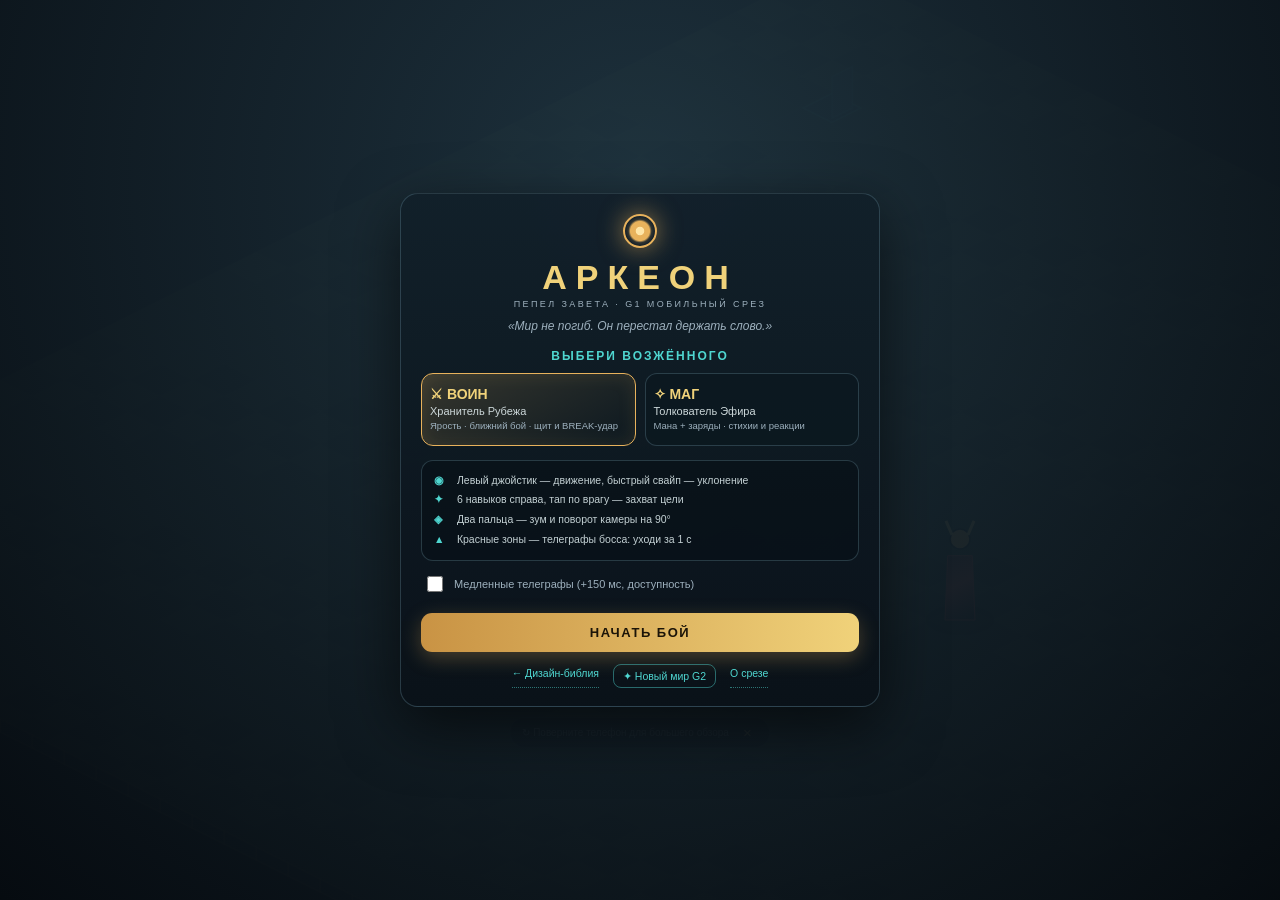
<file: mobile/g1.html>
<!DOCTYPE html>
<html lang="ru">
<head>
<meta charset="utf-8">
<meta name="viewport" content="width=device-width, initial-scale=1, maximum-scale=1, user-scalable=no, viewport-fit=cover">
<meta name="theme-color" content="#060c12">
<meta name="mobile-web-app-capable" content="yes">
<meta name="apple-mobile-web-app-capable" content="yes">
<meta name="apple-mobile-web-app-status-bar-style" content="black-translucent">
<meta name="description" content="ARKEON: Пепел Завета — мобильный вертикальный срез G1. Изометрический ARPG-бой с сенсорным управлением.">
<title>ARKEON · Арена G1 (классический срез)</title>
<link rel="manifest" href="manifest.webmanifest">
<link rel="icon" href="icon.svg" type="image/svg+xml">
<link rel="apple-touch-icon" href="icon-192.png">
<link rel="stylesheet" href="css/style.css">
<link rel="stylesheet" href="css/g1-link.css">
</head>
<body>
<div id="app">
  <canvas id="game" aria-label="Игровое поле"></canvas>

  <!-- ======================= HUD ======================= -->
  <div id="hud" class="hidden">
    <div class="hud-top">
      <div class="panel player-panel">
        <div class="avatar" id="pAvatar">В</div>
        <div class="bars">
          <div class="bar-line"><span id="pName">ВОИН</span><span id="pHpText">12000 / 12000</span></div>
          <div class="bar hp"><i id="pHp" style="width:100%"></i></div>
          <div class="bar res"><i id="pRes" style="width:100%"></i></div>
          <div class="bar ult"><i id="pUlt" style="width:0%"></i></div>
        </div>
      </div>

      <div class="panel boss-panel" id="bossPanel">
        <div class="boss-head"><span id="bossName">СТРАЖ РУБЕЖА</span><span id="bossPhase">ФАЗА I</span><span id="bossTimer">00:00</span></div>
        <div class="bar boss-hp"><i id="bossHp" style="width:100%"></i><u class="mark" style="left:75%"></u><u class="mark" style="left:50%"></u><u class="mark" style="left:25%"></u></div>
        <div class="bar stagger"><i id="bossStagger" style="width:0%"></i></div>
        <div class="boss-foot"><span id="bossHint">Стойкость ломается навыком «Разломный Удар»</span><span id="bossEnrage"></span></div>
      </div>

      <div class="hud-right">
        <button id="btnPause" class="icon-btn" aria-label="Пауза">❚❚</button>
        <div class="mini-stats"><b id="dpsText">0</b><span>DPS</span><b id="comboText">0</b><span>КОМБО</span></div>
      </div>
    </div>

    <div id="hint" class="hint"></div>
    <div id="toast" class="toast"></div>
    <div id="reaction" class="reaction"></div>

    <div class="controls">
      <div id="joy" class="joy" aria-label="Джойстик движения">
        <div class="joy-ring"><div class="joy-knob" id="joyKnob"></div></div>
        <span class="joy-label">ДВИЖЕНИЕ · свайп = додж</span>
      </div>
      <div class="skill-zone">
        <button id="btnUlt" class="skill ult" aria-label="Ультимейт"><span class="glyph">✦</span><span class="cd"></span><small>УЛЬТ</small></button>
        <div id="skills" class="skills"></div>
        <button id="btnDodge" class="skill dodge" aria-label="Уклонение"><span class="glyph">↝</span><span class="cd"></span><small>ДОДЖ <b id="dodgeCount">2</b></small></button>
      </div>
    </div>
  </div>

  <!-- ======================= СТАРТ ======================= -->
  <div id="startScreen" class="overlay">
    <div class="sheet">
      <div class="logo"><span class="beacon"></span><h1>АРКЕОН</h1><p>ПЕПЕЛ ЗАВЕТА · G1 МОБИЛЬНЫЙ СРЕЗ</p></div>
      <p class="tagline">«Мир не погиб. Он перестал держать слово.»</p>
      <h2 class="section-title">Выбери Возжённого</h2>
      <div class="class-pick">
        <button class="class-card selected" data-class="warrior">
          <b>⚔ ВОИН</b><span>Хранитель Рубежа</span>
          <small>Ярость · ближний бой · щит и BREAK-удар</small>
        </button>
        <button class="class-card" data-class="mage">
          <b>✧ МАГ</b><span>Толкователь Эфира</span>
          <small>Мана + заряды · стихии и реакции</small>
        </button>
      </div>
      <div class="how">
        <div><b>◉</b> Левый джойстик — движение, быстрый свайп — уклонение</div>
        <div><b>✦</b> 6 навыков справа, тап по врагу — захват цели</div>
        <div><b>◈</b> Два пальца — зум и поворот камеры на 90°</div>
        <div><b>▲</b> Красные зоны — телеграфы босса: уходи за 1 с</div>
      </div>
      <label class="check"><input type="checkbox" id="optSlow"> Медленные телеграфы (+150 мс, доступность)</label>
      <button id="btnStart" class="primary">НАЧАТЬ БОЙ</button>
      <div class="foot-links">
        <button id="btnInstall" class="link hidden">⬇ На главный экран</button>
        <a class="link" href="../index.html">← Дизайн-библия</a>
        <a class="link" href="index.html">✦ Новый мир G2</a>
        <a class="link" href="README.md">О срезе</a>
      </div>
    </div>
  </div>

  <!-- ======================= ПАУЗА ======================= -->
  <div id="pauseScreen" class="overlay hidden">
    <div class="sheet">
      <h2 class="section-title">Пауза · Кодекс Возжённого</h2>
      <div id="codex" class="codex"></div>
      <div class="settings">
        <label class="check"><input type="checkbox" id="setMotion"> Уменьшить тряску и частицы</label>
        <label class="check"><input type="checkbox" id="setVib" checked> Вибрация</label>
        <label class="check"><input type="checkbox" id="setSound" checked> Звук</label>
        <label class="check"><input type="checkbox" id="setNumbers" checked> Цифры урона</label>
        <label class="check"><input type="checkbox" id="setSlow"> Медленные телеграфы</label>
      </div>
      <div class="btn-row">
        <button id="btnResume" class="primary">ПРОДОЛЖИТЬ</button>
        <button id="btnRestart" class="secondary">ЗАНОВО</button>
        <button id="btnMenu" class="secondary">КЛАССЫ</button>
      </div>
    </div>
  </div>

  <!-- ======================= ФИНАЛ ======================= -->
  <div id="endScreen" class="overlay hidden">
    <div class="sheet">
      <h1 id="endTitle" class="end-title">СВЕТОЧ ЗАЖЖЁН</h1>
      <p id="endSub" class="end-sub"></p>
      <div id="endStats" class="stats"></div>
      <div class="remembers">
        <h3>МИР ПОМНИТ</h3>
        <p id="remember1"></p><p id="remember2"></p><p id="remember3"></p>
      </div>
      <div class="btn-row">
        <button id="btnRetry" class="primary">ЕЩЁ БОЙ</button>
        <button id="btnEndMenu" class="secondary">КЛАССЫ</button>
      </div>
    </div>
  </div>

  <div id="rotateHint" class="rotate-hint">↻ Поверните телефон для большего обзора <button id="btnHideRotate">×</button></div>
</div>
<script src="js/game.js"></script>
</body>
</html>
</file>
<file: mobile/css/g2.css>
/* =====================================================================
 * ARKEON · G2 «Мир Завета» · phone-first UI
 * Safe-area, портрет/ландшафт, HUD ≤14%, цели ≥44dp, доступность.
 * ===================================================================== */
:root{
  --bg:#060c12;--panel:rgba(12,22,30,.88);--line:rgba(120,160,180,.30);
  --gold:#e8b25c;--gold2:#f0d27a;--cyan:#4fd6d0;--red:#e0574f;
  --text:#e9efed;--muted:#9db0bd;--green:#8fd08a;
  --safe-t:env(safe-area-inset-top,0px);--safe-b:env(safe-area-inset-bottom,0px);
  --safe-l:env(safe-area-inset-left,0px);--safe-r:env(safe-area-inset-right,0px);
}
*{box-sizing:border-box;-webkit-tap-highlight-color:transparent;-webkit-touch-callout:none}
html,body{height:100%;margin:0;overflow:hidden;background:var(--bg);color:var(--text);
  font:13px/1.5 -apple-system,BlinkMacSystemFont,"Segoe UI",Roboto,Arial,sans-serif;
  overscroll-behavior:none;touch-action:none;user-select:none;-webkit-user-select:none}
button,input{font-family:inherit;color:inherit}
button{border:0;background:none;cursor:pointer}
.hidden{display:none !important}
#app{position:fixed;inset:0;overflow:hidden}
#game{position:absolute;inset:0;width:100%;height:100%;display:block;touch-action:none}
#hud{position:absolute;inset:0;pointer-events:none}
#hud button,#hud input,#hud .joy,#hud canvas,#hud .toolbar,#hud .chat-log{pointer-events:auto}

/* ------------------------------- верх ------------------------------- */
.hud-top{position:absolute;top:calc(var(--safe-t) + 6px);left:calc(var(--safe-l) + 6px);
  right:calc(var(--safe-r) + 6px);display:flex;gap:7px;align-items:flex-start}
.panel{background:var(--panel);border:1px solid var(--line);border-radius:12px;
  backdrop-filter:blur(7px);-webkit-backdrop-filter:blur(7px);box-shadow:0 6px 22px rgba(0,0,0,.4)}
.pinfo{display:flex;gap:8px;align-items:center;padding:6px 9px;min-width:172px;max-width:36vw}
.avatar{width:34px;height:34px;flex:0 0 34px;border-radius:10px;display:grid;place-items:center;
  background:linear-gradient(150deg,#3b2f1c,#171d24);border:1px solid var(--gold);
  color:var(--gold2);font-weight:800;font-size:16px}
.bars{flex:1;min-width:0}
.bar-line{display:flex;justify-content:space-between;gap:5px;font-size:9px;color:var(--muted)}
.bar-line b{color:var(--gold2);font-weight:700}
.bar{height:5px;border-radius:5px;background:rgba(255,255,255,.09);overflow:hidden;margin-top:3px}
.bar i{display:block;height:100%;border-radius:5px;transition:width .15s linear;width:100%}
.bar.hp i{background:linear-gradient(90deg,#d6534f,#f0975d);width:100%}
.bar.res i{background:linear-gradient(90deg,#e8b25c,#f0d27a)}
.bar.ult i{background:linear-gradient(90deg,#4fd6d0,#a878e0);height:4px;width:0}
.bar.xp i{background:linear-gradient(90deg,#5fa8e8,#8fd08a);height:3px;width:0}
.bar-t{font-size:7.5px;color:var(--muted);margin-top:1px;white-space:nowrap;font-variant-numeric:tabular-nums}
.mid-info{flex:1;min-width:0;text-align:center;display:flex;flex-direction:column;gap:4px;align-items:center}
.zone{font-size:10px;letter-spacing:2px;color:var(--gold2);font-weight:800;
  background:rgba(8,16,22,.72);border-radius:14px;padding:3px 12px;white-space:nowrap}
.event{font-size:9.5px;color:#ffb45c;background:rgba(60,20,14,.85);border:1px solid rgba(255,140,80,.5);
  border-radius:12px;padding:3px 9px;opacity:0;transition:.25s;white-space:nowrap}
.event.show{opacity:1}
.target{font-size:9px;color:#ff9a8a;white-space:nowrap;max-width:40vw;overflow:hidden;text-overflow:ellipsis}
.right-info{display:flex;flex-direction:column;align-items:flex-end;gap:5px}
.badge{font-size:8px;letter-spacing:.6px;color:var(--cyan);background:rgba(8,26,30,.85);
  border:1px solid rgba(79,214,208,.4);border-radius:10px;padding:3px 8px;white-space:nowrap}
.mini-stats{display:grid;grid-template-columns:auto auto auto auto auto auto;gap:0 4px;align-items:center;
  background:var(--panel);border:1px solid var(--line);border-radius:10px;padding:4px 7px;font-variant-numeric:tabular-nums}
.mini-stats b{font-size:11px;color:var(--cyan)}.mini-stats span{font-size:7px;color:var(--muted)}
.icon-btn{width:32px;height:32px;border-radius:9px;background:var(--panel);border:1px solid var(--line);
  font-size:11px;color:var(--gold2)}

/* --------------------------- трекер и карта --------------------------- */
.quest-tracker{position:absolute;top:calc(var(--safe-t) + 92px);left:calc(var(--safe-l) + 8px);
  max-width:58vw;font-size:9.5px;color:var(--gold2);background:rgba(8,16,22,.78);
  border-left:2px solid var(--gold);border-radius:0 8px 8px 0;padding:4px 9px;
  white-space:nowrap;overflow:hidden;text-overflow:ellipsis}
#minimap{position:absolute;top:calc(var(--safe-t) + 90px);right:calc(var(--safe-r) + 8px);
  width:118px;height:118px;border-radius:12px;border:1px solid var(--line);
  box-shadow:0 6px 20px rgba(0,0,0,.5);background:#0b1720}
.hint{position:absolute;left:50%;top:calc(var(--safe-t) + 152px);transform:translateX(-50%);max-width:min(80vw,340px);text-align:center;
  background:rgba(13,24,33,.92);border:1px solid var(--gold);border-radius:18px;padding:5px 13px;
  font-size:10px;color:var(--gold2);white-space:nowrap;opacity:0;transition:.25s;max-width:92vw;overflow:hidden}
.hint.show{opacity:1}
.toast{position:absolute;left:50%;bottom:calc(var(--safe-b) + 258px);transform:translateX(-50%);
  background:rgba(20,32,40,.94);border:1px solid var(--line);border-radius:18px;padding:6px 14px;
  font-size:11px;opacity:0;transition:.25s;white-space:nowrap;max-width:90vw;overflow:hidden;text-overflow:ellipsis}
.toast.show{opacity:1}
.chat-log{position:absolute;left:calc(var(--safe-l) + 8px);bottom:calc(var(--safe-b) + 206px);
  width:min(52vw,290px);height:78px;overflow:hidden;display:flex;flex-direction:column;justify-content:flex-end;
  font-size:9px;line-height:1.35;text-shadow:0 1px 3px #000}
.chat-line{opacity:.95;white-space:nowrap;overflow:hidden;text-overflow:ellipsis}

/* ------------------------------ панельки ------------------------------ */
.toolbar{position:absolute;left:calc(var(--safe-l) + 8px);right:calc(var(--safe-r) + 8px);
  bottom:calc(var(--safe-b) + 172px);display:flex;gap:5px;overflow-x:auto;scrollbar-width:none;z-index:4;
  padding-bottom:2px;-webkit-overflow-scrolling:touch}
.toolbar::-webkit-scrollbar{display:none}
.tool{flex:0 0 auto;min-height:30px;padding:5px 9px;border-radius:9px;font-size:9px;
  background:rgba(10,20,28,.88);border:1px solid var(--line);color:var(--text);white-space:nowrap}
.tool.interact{border-color:var(--gold);color:var(--gold2);background:rgba(70,54,20,.5)}
.tool.attack{border-color:#ffd27a;color:#fff0c8;background:linear-gradient(180deg,#8a5f24,#5a3d16);
  min-height:36px;padding:7px 13px;font-size:10.5px;font-weight:800;letter-spacing:.3px}
.tool.attack small{font-size:7px;opacity:.75;margin-left:3px}
.tool.attack:active{transform:scale(.94);background:linear-gradient(180deg,#b8832f,#7a5420)}
.reset-btn{width:100%;margin-top:6px;font-size:10px;border-color:rgba(224,87,79,.55);color:#ffb0a6}

/* ------------------------------ управление ------------------------------ */
.controls{position:absolute;left:calc(var(--safe-l) + 10px);right:calc(var(--safe-r) + 10px);
  bottom:calc(var(--safe-b) + 8px);display:flex;justify-content:space-between;align-items:flex-end}
.joy{position:relative;width:132px;height:132px;flex:0 0 132px;touch-action:none}
.joy-ring{position:absolute;left:8px;top:8px;width:116px;height:116px;border-radius:50%;
  border:2px solid rgba(232,178,92,.35);background:radial-gradient(circle,rgba(232,178,92,.09),rgba(8,16,22,.38));
  display:grid;place-items:center}
.joy-knob{width:48px;height:48px;border-radius:50%;background:radial-gradient(circle at 35% 30%,#f3d693,#b98436);
  border:2px solid #ffe9b6;box-shadow:0 4px 16px rgba(0,0,0,.5)}
.joy-label{position:absolute;bottom:-2px;left:0;width:100%;text-align:center;font-size:8px;color:var(--muted);white-space:nowrap}
.skill-zone{position:relative;width:218px;height:158px;flex:0 0 218px}
.skills{position:absolute;inset:0;display:grid;grid-template-columns:repeat(3,1fr);grid-template-rows:repeat(2,1fr);gap:6px;
  padding:5px 50px 5px 5px}
.skill{position:relative;border-radius:50%;border:2px solid rgba(120,160,180,.35);
  background:radial-gradient(circle at 35% 28%,rgba(60,88,104,.92),rgba(12,22,30,.94));
  display:flex;flex-direction:column;align-items:center;justify-content:center;overflow:hidden;
  box-shadow:0 4px 14px rgba(0,0,0,.45);touch-action:manipulation;aspect-ratio:1/1;padding:0;
  align-self:center;justify-self:center;width:100%;height:auto;max-height:100%}
.skill .glyph{font-size:18px;line-height:1;color:var(--gold2);z-index:2;text-shadow:0 1px 4px #000}
.skill small{font-size:7px;letter-spacing:.3px;color:var(--muted);z-index:2;margin-top:2px;white-space:nowrap}
.skill .cd{position:absolute;inset:0;background:conic-gradient(rgba(4,10,14,.82) calc(var(--cd,0) * 1%),transparent 0);z-index:3;pointer-events:none}
.skill.cooling .glyph{opacity:.42}
.skill:active{transform:scale(.93);border-color:var(--gold)}
.skill.ult{position:absolute;right:0;top:1px;width:50px;height:50px;border-color:var(--cyan);
  background:radial-gradient(circle at 35% 28%,rgba(40,100,110,.95),rgba(10,24,32,.95))}
.skill.ult .glyph{color:var(--cyan);font-size:22px}
.skill.ult.ready{box-shadow:0 0 18px rgba(79,214,208,.8);animation:pulse 1.4s infinite}
.skill.dodge{position:absolute;right:2px;bottom:3px;width:56px;height:56px;border-color:var(--gold);
  background:radial-gradient(circle at 35% 28%,rgba(110,80,35,.95),rgba(24,18,12,.95))}
.skill.dodge .glyph{font-size:24px;color:var(--gold2)}
.skill.dodge b{color:var(--gold2)}
@keyframes pulse{0%,100%{box-shadow:0 0 10px rgba(79,214,208,.4)}50%{box-shadow:0 0 22px rgba(79,214,208,.9)}}

/* ------------------------------- оверлеи ------------------------------- */
.overlay{position:absolute;inset:0;z-index:20;display:flex;align-items:center;justify-content:center;
  padding:calc(var(--safe-t) + 10px) calc(var(--safe-r) + 10px) calc(var(--safe-b) + 10px) calc(var(--safe-l) + 10px);
  background:radial-gradient(circle at 50% 18%,rgba(30,50,62,.95),rgba(5,9,14,.98));overflow-y:auto;touch-action:pan-y}
.sheet{width:min(500px,100%);max-height:100%;overflow-y:auto;
  background:linear-gradient(180deg,rgba(18,32,42,.98),rgba(9,17,24,.99));
  border:1px solid var(--line);border-radius:18px;padding:16px 16px 14px;
  box-shadow:0 20px 60px rgba(0,0,0,.65);text-align:center}
.logo h1{margin:4px 0 0;font-size:30px;letter-spacing:8px;color:var(--gold2);font-weight:800}
.logo p{margin:1px 0 0;font-size:8.5px;letter-spacing:2px;color:var(--muted)}
.beacon{display:inline-block;width:30px;height:30px;border-radius:50%;border:2px solid var(--gold);
  background:radial-gradient(circle,#ffe6a8 0 18%,#e8b25c 22% 45%,rgba(232,178,92,.15) 55%,transparent 70%);
  box-shadow:0 0 22px rgba(232,178,92,.55)}
.tagline{font-size:11px;font-style:italic;color:var(--muted);margin:8px 0 12px}
.section-title{font-size:13px;letter-spacing:1.4px;color:var(--gold2);margin:8px 0 10px;text-transform:uppercase}
.class-grid{display:grid;grid-template-columns:repeat(3,1fr);gap:7px;margin-bottom:10px}
.class-card{display:flex;flex-direction:column;align-items:center;justify-content:center;gap:3px;
  min-height:62px;border:1px solid var(--line);border-radius:11px;padding:7px 4px;
  background:linear-gradient(160deg,rgba(40,60,72,.6),rgba(12,22,30,.7));font-size:10px}
.class-card small{font-size:7.5px;color:var(--muted);line-height:1.25}
.class-card.selected{border-color:var(--gold);background:linear-gradient(160deg,rgba(90,70,35,.7),rgba(25,22,16,.8));
  box-shadow:inset 0 0 16px rgba(232,178,92,.22)}
.class-card b{color:var(--gold2);font-size:10px}
.field{width:100%;min-height:38px;margin:6px 0;padding:8px 10px;border-radius:9px;
  border:1px solid var(--line);background:rgba(6,13,19,.9);font-size:12px;outline:none}
.field:focus{border-color:var(--cyan)}
.how{font-size:9px;line-height:1.65;color:var(--muted);text-align:left;
  background:rgba(6,13,19,.6);border:1px solid var(--line);border-radius:10px;padding:8px 10px;margin:8px 0}
.how b{color:var(--gold2)}
.primary,.secondary,.wide,.btnrow button,.acts button,.item button{min-height:44px;padding:10px 14px;
  border-radius:10px;font-size:11px;font-weight:700;letter-spacing:.4px}
.sheet .primary{width:100%;margin-top:8px;background:linear-gradient(180deg,#e8b25c,#a9762f);color:#1b1408;
  border:1px solid #ffe9b6;box-shadow:0 6px 20px rgba(232,178,92,.25)}
.secondary{background:rgba(30,48,58,.9);border:1px solid var(--line);color:var(--text)}
.wide{width:100%;margin:5px 0;background:rgba(24,42,52,.9);border:1px solid var(--line);color:var(--text);text-align:left}
.linkbtn{font-size:10px;color:var(--cyan);padding:8px;margin-top:4px;text-decoration:underline}
.foot-links{display:flex;gap:12px;justify-content:center;margin-top:10px;flex-wrap:wrap}
.link{font-size:9px;color:var(--muted);text-decoration:none}
.modal-sheet{text-align:left}
.modal-sheet .section-title{text-align:center}
.modal-body{max-height:64vh;overflow-y:auto;padding-right:3px;touch-action:pan-y}
.mrow{display:flex;justify-content:space-between;gap:10px;font-size:10.5px;padding:5px 2px;border-bottom:1px solid rgba(120,160,180,.12)}
.mrow b{color:var(--gold2);font-weight:600}.mrow span{color:var(--text);text-align:right}
.charhead{display:flex;align-items:center;gap:12px;margin-bottom:10px}
.charhead .bigicon{font-size:30px;width:52px;height:52px;border-radius:14px;display:grid;place-items:center;
  border:1px solid var(--gold);background:rgba(60,48,24,.5);color:var(--gold2)}
.charhead b{display:block;font-size:14px}.charhead small{color:var(--muted);font-size:9px}
h4{font-size:10.5px;letter-spacing:1.2px;color:var(--cyan);margin:14px 0 7px;text-transform:uppercase}
.item{display:block;margin:5px 0;padding:8px 10px;border-radius:10px;
  background:rgba(12,22,30,.85);border:1px solid var(--line);font-size:10px}
.item b{display:block;font-size:10.5px}.item span{display:block;font-size:9px;color:var(--muted);margin-top:2px}
.item.common{border-left:3px solid #c9d4d8}.item.rare{border-left:3px solid #5fa8e8}
.item.epic{border-left:3px solid #b07ae8}.item.legendary{border-left:3px solid #f0b45c}
.item.mythic{border-left:3px solid #ff7a4d}.item.unique{border-left:3px solid #4fd6d0}
.acts,.btnrow{display:flex;gap:7px;flex-wrap:wrap;margin-top:8px}
.acts button,.btnrow button,.item button{min-height:38px;flex:1;padding:7px 9px;font-size:9.5px;
  background:rgba(30,48,58,.9);border:1px solid var(--line);border-radius:8px}
.btnrow input{flex:2;min-width:120px}
.quest{padding:9px 10px;margin:6px 0;border-radius:10px;background:rgba(12,22,30,.85);border:1px solid var(--line)}
.quest b{font-size:11px;color:var(--gold2)}.quest span,.quest small{display:block;font-size:9px;color:var(--muted);margin-top:3px}
.qbar{height:5px;border-radius:5px;background:rgba(255,255,255,.09);overflow:hidden;margin-top:6px}
.qbar i{display:block;height:100%;background:linear-gradient(90deg,#5fa8e8,#8fd08a)}
.talent{padding:7px 9px;margin:4px 0;border-radius:8px;background:rgba(12,22,30,.7);font-size:9.5px;opacity:.55}
.talent.on{opacity:1;border-left:2px solid var(--cyan)}
.talent b{display:block}.talent span{color:var(--muted)}
.npc-line{font-size:11px;font-style:italic;color:var(--text);margin:8px 0;padding-left:10px;border-left:2px solid var(--gold)}
.note,.empty{font-size:9px;color:var(--muted);line-height:1.6;margin:10px 0}
.chatbox{max-height:180px;overflow-y:auto;font-size:10px}
.check{display:flex;align-items:center;gap:8px;font-size:10px;padding:7px 2px}
.check input{width:20px;height:20px;accent-color:var(--gold)}
.party .item{margin:4px 0}

/* ------------------------------- адаптив ------------------------------- */
@media (orientation:landscape) and (max-height:520px){
  .sheet{padding:11px 14px}.logo h1{font-size:24px}.tagline{margin:4px 0 7px}
  .class-grid{grid-template-columns:repeat(6,1fr)}.class-card{min-height:52px}
  .how{font-size:8px;padding:6px 8px;margin:5px 0}
  .pinfo{min-width:150px}.quest-tracker{top:calc(var(--safe-t) + 78px)}
  #minimap{width:96px;height:96px;top:calc(var(--safe-t) + 76px)}
  .joy{width:112px;height:112px;flex-basis:112px}.joy-ring{width:100px;height:100px;left:6px;top:6px}.joy-knob{width:42px;height:42px}
  .skill-zone{width:196px;height:132px;flex-basis:196px}.skill.ult{width:46px;height:46px}.skill.dodge{width:52px;height:52px}
  .toolbar{bottom:calc(var(--safe-b) + 146px)}.chat-log{bottom:calc(var(--safe-b) + 180px);height:46px}
  .toast{bottom:calc(var(--safe-b) + 214px)}
}
@media (orientation:portrait){
  .skill-zone{width:202px;height:152px;flex-basis:202px}.skills{padding:5px 46px 5px 4px;gap:5px}
  .skill.ult{width:47px;height:47px}.skill.dodge{width:54px;height:54px}
  #minimap{width:110px;height:110px}.chat-log{width:min(56vw,260px)}
}
@media (max-width:380px){
  .pinfo{min-width:132px;padding:5px 7px}.avatar{width:28px;height:28px;flex-basis:28px;font-size:13px}
  .bar-t{font-size:7px}.zone{font-size:9px}
  .joy{width:112px;height:112px;flex-basis:112px}.joy-ring{width:100px;height:100px;left:6px;top:6px}
  .skill-zone{width:180px;height:138px;flex-basis:180px}.skills{padding:4px 42px 4px 4px;gap:4px}
  .skill .glyph{font-size:16px}.skill small{font-size:6.5px}
  .skill.ult{width:44px;height:44px}.skill.dodge{width:50px;height:50px}
  .class-grid{grid-template-columns:repeat(2,1fr)}.class-card{min-height:54px}
  .toolbar{gap:4px}.tool{padding:5px 7px;font-size:8.5px}
  #minimap{width:98px;height:98px}.mini-stats b{font-size:10px}
}
@media (prefers-reduced-motion:reduce){*{animation:none !important;transition:none !important}}

/* ===================== G2.1 · звук / лут / рынок / торговля ===================== */
.g21-chip{margin:6px auto 2px;text-align:center;font-size:8px;letter-spacing:1.1px;color:var(--cyan);
  background:rgba(10,34,38,.7);border:1px solid rgba(79,214,208,.35);border-radius:20px;padding:5px 10px}
.badge.sound{color:var(--green);border-color:rgba(143,208,138,.35)}
.badge.sound span{font-size:11px}
.cnt{font-style:normal;display:inline-grid;place-items:center;min-width:16px;height:15px;padding:0 3px;
  margin-left:3px;border-radius:8px;background:rgba(79,214,208,.18);color:var(--cyan);font-size:8px}
.cnt.hot{background:rgba(232,178,92,.25);color:var(--gold2)}
.loot-chip{position:absolute;left:50%;transform:translateX(-50%);top:calc(var(--safe-t) + 186px);
  z-index:6;padding:8px 14px;border-radius:18px;font-size:10px;letter-spacing:.4px;color:var(--gold2);
  background:linear-gradient(180deg,rgba(70,54,20,.96),rgba(30,24,12,.96));
  border:1px solid rgba(232,178,92,.65);box-shadow:0 4px 18px rgba(0,0,0,.55);
  white-space:nowrap;pointer-events:auto;min-height:34px;display:none}
.loot-chip.show{display:block}
.loot-chip b{color:#fff;font-size:11px}
.avatar{cursor:pointer;pointer-events:auto}
.avatar:active{transform:scale(.94)}
.bagbar{display:flex;gap:8px;flex-wrap:wrap;justify-content:space-between;font-size:9px;color:var(--muted);
  padding:7px 9px;margin-bottom:8px;border-radius:9px;background:rgba(12,22,30,.8);border:1px solid var(--line)}
.bagbar b{color:var(--gold2)}
.grid40{display:grid;grid-template-columns:repeat(5,minmax(0,1fr));gap:5px}
.cell{position:relative;aspect-ratio:1/1;min-height:48px;border-radius:9px;padding:3px;overflow:hidden;
  display:flex;flex-direction:column;align-items:center;justify-content:center;gap:1px;cursor:pointer;
  background:linear-gradient(160deg,rgba(28,42,50,.92),rgba(9,16,22,.96));border:1px solid var(--line)}
.cell.empty{opacity:.28;background:rgba(6,12,18,.6)}
.cell .cicon{font-size:18px;line-height:1}
.cell .cname{font-size:7px;max-width:100%;overflow:hidden;text-overflow:ellipsis;white-space:nowrap}
.cell .cprice{font-size:6.5px;color:var(--muted)}
.cell.rare{border-color:#5fa8e8;box-shadow:inset 0 0 12px rgba(95,168,232,.28)}
.cell.epic{border-color:#b07ae8;box-shadow:inset 0 0 14px rgba(176,122,232,.35)}
.cell.legendary{border-color:#f0b45c;box-shadow:inset 0 0 16px rgba(240,180,92,.42)}
.cell.mythic{border-color:#ff7a4d;box-shadow:inset 0 0 18px rgba(255,122,77,.5)}
.cell.unique{border-color:#4fd6d0;box-shadow:inset 0 0 18px rgba(79,214,208,.5)}
.detail{border-radius:12px;padding:12px;background:linear-gradient(160deg,rgba(26,40,50,.95),rgba(8,16,22,.96));border:1px solid var(--line)}
.detail.rare{border-color:#5fa8e8}.detail.epic{border-color:#b07ae8}
.detail.legendary{border-color:#f0b45c}.detail.mythic{border-color:#ff7a4d}.detail.unique{border-color:#4fd6d0}
.dhead{display:flex;gap:12px;align-items:center}.dhead .dicon{font-size:30px;width:50px;height:50px;border-radius:12px;
  display:grid;place-items:center;background:rgba(0,0,0,.35);border:1px solid var(--line)}
.dhead b{font-size:13px;display:block}.dhead small{font-size:9px;color:var(--muted)}
.dbadge{margin:9px 0;font-size:9px;letter-spacing:2px;font-weight:700}
.aff{display:flex;justify-content:space-between;gap:10px;font-size:10px;padding:6px 2px;border-bottom:1px solid rgba(120,160,180,.12)}
.aff b{font-weight:500}.aff span{color:var(--gold2)}
.lot{display:flex;align-items:center;gap:7px;margin:5px 0;padding:7px 8px;border-radius:10px;
  background:rgba(12,22,30,.88);border:1px solid var(--line)}
.lot .cicon{font-size:17px;width:26px;text-align:center;flex:0 0 26px}
.lotinfo{flex:1;min-width:0}.lotinfo b{display:block;font-size:10px;white-space:nowrap;overflow:hidden;text-overflow:ellipsis}
.lotinfo small{display:block;font-size:8px;color:var(--muted);white-space:nowrap;overflow:hidden;text-overflow:ellipsis}
.lotprice{font-size:10px;color:var(--gold2);white-space:nowrap}
.lot button{flex:0 0 auto;min-height:32px;padding:5px 9px;font-size:9px;border-radius:8px;
  background:rgba(30,48,58,.9);border:1px solid var(--line)}
.lot.rare{border-left:3px solid #5fa8e8}.lot.epic{border-left:3px solid #b07ae8}
.lot.legendary{border-left:3px solid #f0b45c}.lot.mythic{border-left:3px solid #ff7a4d}
.player{padding:8px 9px;margin:5px 0;border-radius:10px;background:rgba(12,22,30,.85);border:1px solid var(--line)}
.player b{font-size:11px;color:var(--gold2)}.player span{font-size:9px;color:var(--muted);margin-left:7px}
.player .acts{margin-top:6px}.player .acts button,.player>button{min-height:34px;padding:6px 9px;font-size:9px;
  border-radius:8px;background:rgba(30,48,58,.9);border:1px solid var(--line)}
.tradebox{display:grid;grid-template-columns:1fr 1fr;gap:9px}
.tradebox>div{padding:9px;border-radius:10px;background:rgba(12,22,30,.85);border:1px solid var(--line)}
.tradebox h4{margin:0 0 7px;font-size:9.5px}
.check{display:flex;align-items:center;gap:6px;font-size:9px;padding:4px 0}
.check input{width:17px;height:17px;accent-color:var(--gold)}
.range{display:flex;align-items:center;gap:8px;font-size:9.5px;padding:6px 0}
.range input{flex:1;accent-color:var(--cyan);min-width:90px}
.btnrow select.field,.btnrow input.field{flex:1;min-width:90px;margin:0;min-height:38px}
.btnrow button{flex:0 0 auto}
@media (max-width:420px){ .grid40{grid-template-columns:repeat(4,minmax(0,1fr))} .tradebox{grid-template-columns:1fr} }
.g21-modal{width:min(560px,100%)}


/* ===================== G2.2 · снаряжение и анти-лаг ===================== */
.equip-grid{display:grid;grid-template-columns:repeat(2,minmax(0,1fr));gap:7px;margin:4px 0 10px}
.slot-card{display:flex;flex-direction:column;align-items:flex-start;gap:2px;min-height:72px;
  padding:8px 10px;border-radius:11px;text-align:left;
  background:linear-gradient(160deg,rgba(28,42,50,.94),rgba(9,16,22,.96));border:1px solid var(--line)}
.slot-card .sicon{font-size:16px;line-height:1;color:var(--gold2)}
.slot-card b{font-size:9px;color:var(--cyan);letter-spacing:.4px}
.slot-card small{font-size:10px;max-width:100%;overflow:hidden;text-overflow:ellipsis;white-space:nowrap}
.slot-card em{font-size:8px;font-style:normal;color:var(--muted)}
.slot-card.empty{opacity:.55}
.slot-card.rare{border-color:#5fa8e8;box-shadow:inset 0 0 12px rgba(95,168,232,.2)}
.slot-card.epic{border-color:#b07ae8;box-shadow:inset 0 0 14px rgba(176,122,232,.26)}
.slot-card.legendary{border-color:#f0b45c;box-shadow:inset 0 0 16px rgba(240,180,92,.3)}
.slot-card.mythic{border-color:#ff7a4d}.slot-card.unique{border-color:#4fd6d0}
.slot-card:active{transform:scale(.97);border-color:var(--gold)}
.detail.empty{opacity:.7}
@media (min-width:560px){ .equip-grid{grid-template-columns:repeat(4,minmax(0,1fr))} }

/* ===================== G2.3 · город и сюжетный пролог ===================== */
.story-bar{position:absolute;left:calc(var(--safe-l) + 8px);top:calc(var(--safe-t) + 92px);
  z-index:5;display:none;flex-direction:column;gap:1px;align-items:flex-start;text-align:left;
  max-width:min(56vw,290px);min-width:min(52vw,240px);padding:6px 12px;border-radius:12px;
  background:linear-gradient(180deg,rgba(16,44,48,.94),rgba(8,24,28,.96));
  border:1px solid rgba(79,214,208,.6);box-shadow:0 4px 20px rgba(0,0,0,.5);
  color:var(--cyan);pointer-events:auto;touch-action:manipulation}
.story-bar.show{display:flex}
.quest-tracker.story-hidden{display:none}
.story-bar.flash{animation:storyPulse .8s ease-out 2}
.story-bar b{font-size:9px;letter-spacing:.7px;color:#8fe8e2}
.story-bar span{font-size:10px;color:#e9efed;white-space:normal;line-height:1.35;max-width:100%}
@keyframes storyPulse{0%{box-shadow:0 0 0 rgba(79,214,208,0)}50%{box-shadow:0 0 24px rgba(79,214,208,.85)}100%{box-shadow:0 0 0 rgba(79,214,208,0)}}
.prologue{text-align:left;background:linear-gradient(160deg,rgba(22,40,46,.85),rgba(8,16,22,.9));
  border:1px solid rgba(79,214,208,.35);border-radius:14px;padding:12px 14px;margin:6px 0 10px}
.prologue .pchapter{font-size:8px;letter-spacing:1.6px;color:var(--cyan);margin-bottom:5px}
.prologue h3{margin:2px 0 8px;font-size:15px;color:var(--gold2);letter-spacing:.5px}
.prologue p{margin:0 0 9px;font-size:11px;line-height:1.65;color:#d7e3e4}
.prologue .pnote{font-size:9.5px;line-height:1.55;color:var(--muted);
  border-left:2px solid rgba(79,214,208,.5);padding:4px 0 4px 9px;margin:6px 0}
.prologue .pnote b{color:var(--gold2)}
.pgoal{display:flex;flex-direction:column;gap:4px;background:rgba(6,14,18,.7);
  border:1px solid var(--line);border-radius:10px;padding:9px 10px;margin:8px 0}
.pgoal>b{font-size:8px;letter-spacing:1.4px;color:var(--gold2)}
.pgoal>span{font-size:11px;color:#e9efed}
.pgoal>small{font-size:9px;color:var(--cyan)}
.pgoal .qbar{height:5px;border-radius:5px;background:rgba(255,255,255,.09);overflow:hidden}
.pgoal .qbar i{display:block;height:100%;background:linear-gradient(90deg,#4fd6d0,#f0d27a)}
@media (orientation:landscape) and (max-height:520px){
  .story-bar{top:calc(var(--safe-t) + 76px);padding:4px 10px;max-width:min(48vw,290px)}
  .prologue p{font-size:10px;line-height:1.45}
  .hint{top:calc(var(--safe-t) + 120px)}
  .loot-chip{top:calc(var(--safe-t) + 152px)}
}


/* ===================== G2.4 · карта, телепорты, ручной бой ===================== */
.travel-grid{display:grid;grid-template-columns:repeat(2,minmax(0,1fr));gap:7px;margin:8px 0 10px}
.zone-card{display:flex;flex-direction:column;align-items:flex-start;gap:2px;min-height:76px;
  padding:9px 10px;border-radius:11px;text-align:left;
  background:linear-gradient(160deg,rgba(28,42,50,.95),rgba(9,16,22,.96));border:1px solid var(--line)}
.zone-card b{font-size:10.5px;color:var(--gold2)}
.zone-card small{font-size:8px;color:var(--cyan)}
.zone-card em{font-size:8px;font-style:normal;color:var(--muted);line-height:1.35}
.zone-card.safe{border-color:rgba(79,214,208,.65);background:linear-gradient(160deg,rgba(16,52,52,.9),rgba(8,24,28,.96))}
.zone-card.here{border-color:var(--gold);box-shadow:inset 0 0 14px rgba(232,178,92,.25)}
.zone-card:active{transform:scale(.97)}
.travel-npcs{display:flex;flex-wrap:wrap;gap:5px;margin:4px 0 8px}
.travel-npcs button{min-height:34px;padding:5px 9px;border-radius:9px;font-size:9px;
  background:rgba(30,48,58,.9);border:1px solid var(--line);color:var(--text)}
.travel-npcs button small{display:block;font-size:7px;color:var(--muted)}
@media (min-width:560px){ .travel-grid{grid-template-columns:repeat(3,minmax(0,1fr))} }
.safe-badge{display:none;margin-top:2px;font-size:8px;letter-spacing:.7px;color:#8fe8e2;
  background:rgba(16,48,48,.75);border:1px solid rgba(79,214,208,.5);border-radius:9px;padding:2px 7px}
.safe-badge.show{display:inline-block}

/* ===================== G2.5 · сумка и анимация удара ===================== */
.bagfilter{margin:6px 0 8px;padding:8px 9px;border-radius:10px;background:rgba(10,20,28,.8);border:1px solid var(--line)}
.bagfilter .chips{display:flex;flex-wrap:wrap;gap:4px;margin-bottom:6px}
.chip{min-height:28px;padding:5px 9px;border-radius:14px;font-size:9px;
  background:rgba(30,48,58,.9);border:1px solid var(--line);color:var(--muted)}
.chip.on{background:linear-gradient(180deg,rgba(90,70,35,.9),rgba(40,32,18,.95));
  border-color:var(--gold);color:var(--gold2);font-weight:700}
.bagfilter .field{min-height:32px;padding:5px 8px;font-size:10px;margin:0}
.bagfilter select.field{width:44%}
.bagfilter input.field{width:54%}
.bagselect{margin:6px 0 8px;padding:8px 9px;border-radius:10px;
  background:linear-gradient(180deg,rgba(16,40,44,.85),rgba(8,18,24,.9));
  border:1px solid rgba(79,214,208,.35)}
.bagselect .btnrow{margin:3px 0}
.bagselect button{font-size:9.5px}
.cell .selbox{position:absolute;top:2px;left:2px;z-index:3;width:17px;height:17px;margin:0;
  accent-color:#4fd6d0;pointer-events:auto;cursor:pointer}
.cell.picked{outline:2px solid #4fd6d0;outline-offset:-2px;background:rgba(24,72,76,.55)}
button.danger,.btnrow button.danger{border-color:rgba(224,87,79,.6);color:#ffb4a8;
  background:rgba(70,24,22,.6)}
button.danger:active{background:rgba(120,40,34,.8)}
@media (max-width:420px){ .bagfilter select.field,.bagfilter input.field{width:100%} }

/* ===================== G2.6 · меню действий с предметом =====================
   Тап по вещи в сумке открывает карточку, где действия собраны в сетку
   2×n: крупная иконка, название, цена/эффект. Так в современных MMO. */
.dhead .dtext{flex:1;min-width:0}
.dhead .dtext b{display:block;white-space:nowrap;overflow:hidden;text-overflow:ellipsis}
.dhead .dpower{margin-left:auto;text-align:right;font-size:13px;font-weight:600;line-height:1.15;color:var(--gold2)}
.dhead .dpower em{display:block;font-style:normal;font-size:9.5px;font-weight:500}
.dhead .dpower em.up{color:#8fd08a}
.dhead .dpower em.down{color:#e0574f}
.dcmp{display:flex;align-items:center;gap:8px;margin:9px 0 4px;font-size:9px;color:var(--muted)}
.dcmp .dcmpk{flex:0 0 auto}
.dcmp .dcmpbar{flex:1;height:6px;border-radius:4px;overflow:hidden;
  background:rgba(0,0,0,.45);border:1px solid rgba(120,160,180,.18)}
.dcmp .dcmpbar i{display:block;height:100%;border-radius:4px;
  background:linear-gradient(90deg,#5fa8e8,#4fd6d0)}
.dcmp .dcmpv{flex:0 0 auto;max-width:46%;white-space:nowrap;overflow:hidden;text-overflow:ellipsis}
.acthead{display:flex;justify-content:space-between;align-items:baseline;gap:8px;margin:12px 0 7px;
  font-size:9px;letter-spacing:1.6px;text-transform:uppercase;color:#7d8f9b}
.acthead small{font-size:8.5px;letter-spacing:.4px;text-transform:none;color:var(--muted)}
.acts-grid{display:grid;grid-template-columns:repeat(2,minmax(0,1fr));gap:7px}
.act-tile{display:flex;align-items:center;gap:8px;min-height:54px;padding:8px 9px;text-align:left;
  font:inherit;color:#dfe7ec;border-radius:10px;cursor:pointer;touch-action:manipulation;
  background:linear-gradient(160deg,rgba(30,44,54,.92),rgba(9,16,22,.95));
  border:1px solid rgba(120,150,170,.28);
  transition:transform .12s ease,border-color .12s,background .12s}
.act-tile .ai{flex:0 0 22px;width:22px;text-align:center;font-size:17px;line-height:1}
.act-tile .atxt{min-width:0}
.act-tile b{display:block;font-size:11.5px;font-weight:600;line-height:1.15}
.act-tile small{display:block;margin-top:2px;font-size:8.5px;line-height:1.25;color:#8aa0ad}
.act-tile:active{transform:scale(.97);border-color:var(--gold);
  background:linear-gradient(160deg,rgba(46,64,76,.95),rgba(14,24,32,.98))}
.act-tile.danger{border-color:rgba(224,87,79,.55);color:#ffb4a8;
  background:linear-gradient(160deg,rgba(58,26,24,.85),rgba(16,10,10,.95))}
.act-tile.danger small{color:#c88b84}
.act-tile.danger:active{border-color:#e0574f;background:rgba(96,34,30,.9)}
.act-tile.is-off{opacity:.45;filter:saturate(.35);cursor:not-allowed}
.act-tile.is-off:active{transform:none;border-color:rgba(120,150,170,.28)}
@media (max-width:360px){.acts-grid{grid-template-columns:1fr}}

/* =====================================================================
 * G2.7 «Компактный HUD» · phone-first, контекстный, радиальный кластер
 * ---------------------------------------------------------------------
 * 15 равноправных кнопок тулбара заменены одним bottom-sheet с 3 вкладками.
 * Вместо «магических» top/bottom-отступов — переменные --hud-top / --hud-bottom
 * и сетка. Постоянно видимы только чип героя, зона, ☰, мини-карта,
 * джойстик и кластер; остальное появляется по data-state / классу .show.
 * Все интерактивные цели ≥ 44 px, иконки + бейджи, aria-label и подсказка
 * по долгому нажатию. Ландшафт и режим левши — отдельные раскладки.
 * ===================================================================== */
:root{
  --hud-top:calc(var(--safe-t) + 8px);
  --hud-bottom:calc(var(--safe-b) + 8px);
  --chip-h:52px;
  --joy:120px;
  --knob:43px;
  --cluster:190px;
  --ring:70px;
  --diag:49px;
  --sat:44px;
  --core:64px;
}
#hud{pointer-events:none}
#hud .hud-top{position:absolute;top:var(--hud-top);left:calc(var(--safe-l) + 8px);
  right:calc(var(--safe-r) + 8px);display:flex;gap:8px;align-items:flex-start;
  justify-content:space-between;z-index:5;pointer-events:none}
#hud .pinfo{min-width:0;max-width:min(46vw,208px);height:var(--chip-h);padding:5px 8px;
  gap:7px;border-radius:14px;pointer-events:auto;
  backdrop-filter:none;-webkit-backdrop-filter:none}
#hud .avatar{width:38px;height:38px;flex:0 0 38px;border-radius:11px;font-size:16px}
#hud .bars{min-width:0;flex:1}
#hud .bar-line{font-size:9px;margin-bottom:1px}
#hud .bar{height:4px;margin-top:2px;border-radius:4px}
#hud .bar.ult{height:3px}
#hud .bar.xp{height:2px}
#hud .bar-t{display:none}
#hud .mid-info{position:absolute;top:0;left:50%;transform:translateX(-50%);
  max-width:44vw;display:flex;flex-direction:column;align-items:center;gap:3px;
  text-align:center;pointer-events:none;z-index:4}
#hud .zone{font-size:9px;padding:4px 10px;border-radius:12px}
#hud .safe-badge{margin:0;padding:2px 8px;font-size:8px}
#hud .safe-badge.show{display:inline-block}
#hud .event{font-size:9px;padding:3px 9px;opacity:0}
#hud .event.show{opacity:1}
#hud .target{display:none;font-size:9px}
#hud[data-state="combat"] .target{display:block}
#hud .right-info{position:absolute;top:0;right:0;display:block;pointer-events:auto;z-index:7}
#hud .fab{width:48px;height:48px;min-height:48px;padding:0;border-radius:16px;font-size:19px;
  background:linear-gradient(160deg,rgba(60,48,24,.94),rgba(18,24,30,.96));
  border:1px solid var(--gold);color:var(--gold2);
  box-shadow:0 6px 22px rgba(0,0,0,.55);pointer-events:auto;
  transition:transform .15s,border-color .15s,color .15s}
#hud .fab.on{border-color:var(--cyan);color:var(--cyan);transform:rotate(90deg)}

/* мини-карта сворачивается в кружок, тап раскрывает */
#hud #minimap{position:absolute;top:calc(var(--hud-top) + var(--chip-h) + 8px);
  right:calc(var(--safe-r) + 8px);width:84px;height:84px;border-radius:50%;
  border:1px solid var(--line);background:#0b1720;opacity:.92;z-index:4;
  pointer-events:auto;box-shadow:0 6px 20px rgba(0,0,0,.5);transition:width .2s,height .2s,border-radius .2s}
#hud #minimap.expanded{width:132px;height:132px;border-radius:14px;opacity:1}

/* сюжет и трекер квестов занимают одну и ту же строку, но никогда вместе */
#hud .story-bar{position:absolute;top:calc(var(--hud-top) + var(--chip-h) + 8px);
  left:calc(var(--safe-l) + 8px);display:none;flex-direction:column;gap:2px;
  max-width:min(50vw,230px);min-width:0;padding:5px 10px;border-radius:12px;
  z-index:5;pointer-events:auto;touch-action:manipulation}
#hud .story-bar.show{display:flex}
#hud .story-bar b{font-size:9px}
#hud .story-bar span{font-size:9px}
#hud .quest-tracker{position:absolute;top:calc(var(--hud-top) + var(--chip-h) + 8px);
  left:calc(var(--safe-l) + 8px);display:none;max-width:min(50vw,230px);
  font-size:9px;padding:4px 9px;border-radius:0 9px 9px 0;z-index:4}
#hud[data-state="explore"] .quest-tracker:not(.story-hidden){display:block}
#hud .quest-tracker.story-hidden{display:none}

/* один слот уведомлений вместо разбросанных hint/toast/chat */
#hud .notify{position:absolute;left:50%;top:calc(var(--hud-top) + var(--chip-h) + 100px);
  transform:translateX(-50%);display:flex;flex-direction:column;align-items:center;gap:6px;
  max-width:92vw;pointer-events:none;z-index:8}
#hud .notify .toast,#hud .notify .hint{position:static;top:auto;bottom:auto;left:auto;right:auto;
  transform:none;margin:0;max-width:88vw;text-align:center;font-size:10px;padding:6px 12px;
  border-radius:16px;opacity:0;transition:opacity .2s;white-space:nowrap;
  overflow:hidden;text-overflow:ellipsis}
#hud .notify .toast.show,#hud .notify .hint.show{opacity:1}
#hud .notify .toast{background:rgba(20,32,40,.94);border:1px solid var(--line)}
#hud .notify .hint{background:rgba(13,24,33,.92);border:1px solid var(--gold)}
#hud .chat-log{position:absolute;left:calc(var(--safe-l) + 8px);
  bottom:calc(var(--hud-bottom) + var(--joy) + 10px);width:min(38vw,140px);
  height:auto;max-height:32px;display:flex;flex-direction:column;justify-content:flex-end;
  font-size:9px;line-height:1.3;overflow:hidden;pointer-events:none;z-index:3}
#hud .chat-log:empty{display:none}
#hud .chat-line{white-space:nowrap;overflow:hidden;text-overflow:ellipsis}

/* контекстные кнопки: появляются только рядом с объектом / добычей */
#hud .loot-chip{position:absolute;left:50%;top:calc(var(--hud-top) + var(--chip-h) + 44px);
  transform:translateX(-50%);display:none;align-items:center;gap:6px;min-height:44px;
  padding:6px 14px;border-radius:22px;font-size:17px;line-height:1;white-space:nowrap;
  z-index:9;pointer-events:auto}
#hud .loot-chip.show{display:flex}
#hud .loot-chip b{font-size:12px}
#hud .loot-chip .cnt{margin:0}
#hud .tool.interact{position:absolute;left:50%;
  bottom:calc(var(--hud-bottom) + var(--cluster) + 14px);transform:translateX(-50%);
  display:none;place-items:center;width:56px;min-height:44px;padding:0;
  border-radius:16px;font-size:20px;z-index:9;pointer-events:auto}
#hud .tool.interact.show{display:grid}
#hud[data-state="menu"] .loot-chip,#hud[data-state="menu"] .tool.interact{display:none}

/* управление: джойстик слева, радиальный кластер справа */
#hud .controls{position:absolute;left:calc(var(--safe-l) + 8px);right:calc(var(--safe-r) + 8px);
  bottom:var(--hud-bottom);display:flex;justify-content:space-between;align-items:flex-end;
  z-index:6;pointer-events:none;transition:opacity .18s}
#hud[data-state="menu"] .controls{opacity:.3}
#hud .joy{position:relative;width:var(--joy);height:var(--joy);flex:0 0 var(--joy);pointer-events:auto}
#hud .joy-ring{left:6px;top:6px;width:calc(var(--joy) - 12px);height:calc(var(--joy) - 12px)}
#hud .joy-knob{width:var(--knob);height:var(--knob)}
#hud .joy-label{display:none}
#hud .cluster{position:relative;width:var(--cluster);height:var(--cluster);
  flex:0 0 var(--cluster);pointer-events:none}
#hud .core{position:absolute;left:50%;top:50%;transform:translate(-50%,-50%);z-index:3;
  width:var(--core);height:var(--core);min-height:var(--core);padding:0;border-radius:50%;
  display:grid;place-items:center;font-size:24px;line-height:1;pointer-events:auto;
  background:radial-gradient(circle at 35% 28%,#f3d693,#a9762f);border:2px solid #ffe9b6;
  color:#1b1408;box-shadow:0 6px 24px rgba(0,0,0,.6)}
#hud .core:active{transform:translate(-50%,-50%) scale(.93)}
#hud .skills{position:absolute;inset:0;display:block;grid-template:none;gap:0;padding:0;
  pointer-events:none}
#hud .cluster .skill{position:absolute;left:50%;top:50%;right:auto;bottom:auto;
  transform:translate(-50%,-50%);width:var(--sat);height:var(--sat);
  min-width:44px;min-height:44px;max-height:none;aspect-ratio:auto;margin:0;padding:0;
  pointer-events:auto;font-size:16px}
#hud .skill .glyph{font-size:17px}
#hud .skill small{display:none}
#hud .skill.ult,#hud .skill.dodge{width:var(--sat);height:var(--sat);right:auto;bottom:auto}
#hud .skill.ult{left:50%;top:calc(50% - var(--ring))}
#hud .skill.dodge{left:50%;top:calc(50% + var(--ring))}
#hud .skills .skill:nth-child(1){left:calc(50% - var(--diag));top:calc(50% - var(--diag))}
#hud .skills .skill:nth-child(2){left:calc(50% + var(--diag));top:calc(50% - var(--diag))}
#hud .skills .skill:nth-child(3){left:calc(50% + var(--ring));top:50%}
#hud .skills .skill:nth-child(4){left:calc(50% + var(--diag));top:calc(50% + var(--diag))}
#hud .skills .skill:nth-child(5){left:calc(50% - var(--diag));top:calc(50% + var(--diag))}
#hud .skills .skill:nth-child(6){left:calc(50% - var(--ring));top:50%}
#hud .skill.dodge b{font-size:9px}

/* bottom-sheet: единственная точка входа во все 15+ панелей */
#hud .menu-sheet{position:absolute;left:calc(var(--safe-l) + 8px);right:calc(var(--safe-r) + 8px);
  bottom:var(--hud-bottom);z-index:14;display:flex;flex-direction:column;gap:8px;
  padding:10px;border-radius:20px;background:rgba(9,17,24,.97);
  border:1px solid var(--line);box-shadow:0 18px 55px rgba(0,0,0,.75);
  pointer-events:auto;animation:sheetIn .18s ease-out}
#hud .menu-sheet.hidden{display:none}
@keyframes sheetIn{from{transform:translateY(14px);opacity:0}to{transform:translateY(0);opacity:1}}
#hud .ms-head{display:flex;align-items:center;gap:8px}
#hud .mtabs{display:flex;gap:6px}
#hud .mtab{min-width:44px;min-height:44px;padding:0;border-radius:14px;font-size:18px;
  background:rgba(30,48,58,.9);border:1px solid var(--line);color:var(--muted);
  cursor:pointer;pointer-events:auto}
#hud .mtab.on{color:#1b1408;background:linear-gradient(180deg,#e8b25c,#a9762f);border-color:#ffe9b6}
#hud .mtab.close{margin-left:2px;color:#ffb0a6;border-color:rgba(224,87,79,.5)}
#hud .mhint{margin-left:auto;font-size:9px;letter-spacing:1.4px;color:var(--gold2)}
#hud .mver{font-size:8px;letter-spacing:1px;color:var(--cyan);padding:3px 6px;
  border:1px solid rgba(79,214,208,.45);border-radius:8px;white-space:nowrap}
#hud .mstatus{display:flex;align-items:center;gap:6px;flex-wrap:wrap;font-size:8px;opacity:.85}
#hud .mstatus .badge{font-size:8px;padding:2px 7px}
#hud .mstatus .mini-stats{grid-template-columns:auto auto auto auto auto auto;gap:0 4px;padding:2px 6px}
#hud .mstatus .mini-stats b{font-size:10px}
#hud .mgroup{display:none;grid-template-columns:repeat(auto-fit,minmax(52px,1fr));gap:8px}
#hud .mgroup.on{display:grid}
#hud .mtile{position:relative;min-width:48px;min-height:48px;border-radius:14px;
  display:grid;place-items:center;font-size:21px;line-height:1;color:var(--text);
  background:linear-gradient(160deg,rgba(30,46,56,.94),rgba(10,18,25,.96));
  border:1px solid var(--line);cursor:pointer;pointer-events:auto;touch-action:manipulation;
  transition:transform .12s,border-color .12s}
#hud .mtile:active{transform:scale(.93);border-color:var(--gold)}
#hud .mtile .cnt{position:absolute;top:2px;right:2px;margin:0;min-width:16px;height:16px;
  display:grid;place-items:center;padding:0 3px;border-radius:8px;font-size:9px;font-style:normal}

/* зеркалирование под левшу (требование §16.3) */
#hud[data-hand="left"] .controls{flex-direction:row-reverse}
#hud[data-hand="left"] .right-info{left:0;right:auto}
#hud[data-hand="left"] .pinfo{margin-left:56px}
#hud[data-hand="left"] #minimap{left:calc(var(--safe-l) + 8px);right:auto}
#hud[data-hand="left"] .story-bar,#hud[data-hand="left"] .quest-tracker{left:auto;right:calc(var(--safe-r) + 8px)}

@media (max-width:340px){
  :root{--joy:104px;--knob:38px;--cluster:172px;--ring:62px;--diag:44px;--core:56px}
}
@media (orientation:landscape) and (max-height:520px){
  :root{--hud-top:calc(var(--safe-t) + 4px);--chip-h:44px;--joy:100px;--knob:36px;
    --cluster:172px;--ring:62px;--diag:44px;--sat:44px;--core:56px}
  #hud .pinfo{height:var(--chip-h)}
  #hud .avatar{width:32px;height:32px;flex-basis:32px;font-size:14px}
  #hud #minimap{width:68px;height:68px;top:calc(var(--hud-top) + var(--chip-h) + 4px)}
  #hud #minimap.expanded{width:110px;height:110px}
  #hud .story-bar,#hud .quest-tracker{top:calc(var(--hud-top) + var(--chip-h) + 4px);max-width:min(38vw,240px)}
  #hud .loot-chip{top:calc(var(--hud-top) + var(--chip-h) + 40px)}
  #hud .notify{top:calc(var(--hud-top) + var(--chip-h) + 86px)}
  #hud .tool.interact{bottom:calc(var(--hud-bottom) + var(--cluster) + 8px)}
  #hud .chat-log{bottom:calc(var(--hud-bottom) + var(--joy) + 6px);max-height:24px}
  #hud .menu-sheet{max-width:min(560px,72vw);left:auto;right:calc(var(--safe-r) + 8px)}
  #hud .mtile{min-height:44px;min-width:44px}
}
@media (prefers-reduced-motion:reduce){
  #hud .menu-sheet{animation:none}
  #hud .core,#hud .mtile,#hud .fab{transition:none}
}
</file>
<file: mobile/css/style.css>
/* ARKEON · G1 mobile slice · mobile-first, без внешних зависимостей */
:root{
  --bg:#0b1118; --panel:rgba(13,24,33,.86); --line:rgba(120,160,180,.28);
  --gold:#e8b25c; --gold2:#f0d27a; --cyan:#4fd6d0; --red:#e0574f;
  --violet:#a878e0; --text:#e9efed; --muted:#9db0bd;
  --safe-t:env(safe-area-inset-top,0px); --safe-b:env(safe-area-inset-bottom,0px);
  --safe-l:env(safe-area-inset-left,0px); --safe-r:env(safe-area-inset-right,0px);
}
*{box-sizing:border-box;-webkit-tap-highlight-color:transparent;-webkit-touch-callout:none}
html,body{height:100%;margin:0;overflow:hidden;background:var(--bg);color:var(--text);
  font-family:-apple-system,BlinkMacSystemFont,"Segoe UI",Roboto,Arial,sans-serif;
  overscroll-behavior:none;touch-action:none;user-select:none;-webkit-user-select:none}
button,input{font-family:inherit}
button{border:0;background:none;color:inherit;cursor:pointer}
.hidden{display:none !important}
#app{position:fixed;inset:0;overflow:hidden}
#game{position:absolute;inset:0;width:100%;height:100%;display:block;touch-action:none}

/* ---------------- HUD ---------------- */
#hud{position:absolute;inset:0;pointer-events:none}
#hud button,#hud .joy,#hud input{pointer-events:auto}
.hud-top{position:absolute;top:calc(var(--safe-t) + 8px);left:calc(var(--safe-l) + 8px);right:calc(var(--safe-r) + 8px);
  display:flex;gap:8px;align-items:flex-start;justify-content:space-between}
.panel{background:var(--panel);border:1px solid var(--line);border-radius:12px;backdrop-filter:blur(6px);
  -webkit-backdrop-filter:blur(6px);box-shadow:0 6px 22px rgba(0,0,0,.35)}
.player-panel{display:flex;gap:9px;align-items:center;padding:7px 10px;min-width:168px;max-width:34vw}
.avatar{width:36px;height:36px;flex:0 0 36px;border-radius:10px;display:grid;place-items:center;
  background:linear-gradient(150deg,#3b2f1c,#171d24);border:1px solid var(--gold);color:var(--gold2);font-weight:800;font-size:17px}
.bars{flex:1;min-width:0}
.bar-line{display:flex;justify-content:space-between;gap:6px;font-size:9px;letter-spacing:.6px;color:var(--muted);margin-bottom:3px;white-space:nowrap}
.bar-line span:first-child{color:var(--gold2);font-weight:700}
.bar{height:6px;border-radius:6px;background:rgba(255,255,255,.09);overflow:hidden;margin-top:3px;position:relative}
.bar i{display:block;height:100%;border-radius:6px;transition:width .12s linear}
.bar.hp i{background:linear-gradient(90deg,#d6534f,#f0975d)}
.bar.res i{background:linear-gradient(90deg,#e8b25c,#f0d27a)}
.bar.ult i{background:linear-gradient(90deg,#4fd6d0,#a878e0);height:4px}
.boss-panel{flex:1;max-width:430px;padding:6px 10px 7px;min-width:0}
.boss-head{display:flex;justify-content:space-between;gap:6px;font-size:9.5px;letter-spacing:1px;color:var(--gold2);font-weight:700;margin-bottom:5px}
.boss-head span:nth-child(2){color:var(--cyan)} .boss-head span:nth-child(3){color:var(--muted);font-variant-numeric:tabular-nums}
.bar.boss-hp{height:11px;margin:0}
.bar.boss-hp i{background:linear-gradient(90deg,#8d2f3c,#e0574f)}
.bar.boss-hp .mark{position:absolute;top:0;width:2px;height:100%;background:rgba(255,255,255,.45)}
.bar.stagger{height:4px;margin-top:4px;background:rgba(255,255,255,.06)}
.bar.stagger i{background:linear-gradient(90deg,#4fd6d0,#f0d27a)}
.boss-foot{display:flex;justify-content:space-between;font-size:8.5px;color:var(--muted);margin-top:4px;white-space:nowrap;overflow:hidden}
#bossEnrage{color:var(--red);font-weight:700}
.hud-right{display:flex;flex-direction:column;align-items:flex-end;gap:6px}
.icon-btn{width:38px;height:38px;border-radius:11px;background:var(--panel);border:1px solid var(--line);font-size:13px;color:var(--gold2)}
.mini-stats{display:grid;grid-template-columns:auto auto;gap:0 5px;align-items:center;background:var(--panel);
  border:1px solid var(--line);border-radius:10px;padding:5px 8px;font-variant-numeric:tabular-nums}
.mini-stats b{font-size:13px;color:var(--cyan);text-align:right} .mini-stats span{font-size:8px;color:var(--muted);letter-spacing:.7px}

/* ---------------- подсказки ---------------- */
.hint{position:absolute;left:50%;top:calc(var(--safe-t) + 108px);transform:translateX(-50%);
  background:rgba(13,24,33,.9);border:1px solid var(--gold);border-radius:20px;padding:7px 16px;
  font-size:11.5px;color:var(--gold2);white-space:nowrap;opacity:0;transition:opacity .3s;max-width:92vw;overflow:hidden;text-overflow:ellipsis}
.hint.show{opacity:1}
.toast{position:absolute;left:50%;bottom:calc(var(--safe-b) + 178px);transform:translateX(-50%) translateY(8px);
  background:rgba(30,18,18,.92);border:1px solid var(--red);color:#ffd9c9;border-radius:20px;padding:6px 15px;
  font-size:11.5px;opacity:0;transition:.25s;white-space:nowrap}
.toast.show{opacity:1;transform:translateX(-50%) translateY(0)}
.reaction{position:absolute;left:50%;top:34%;transform:translate(-50%,-50%) scale(.8);
  font-size:clamp(20px,5vw,34px);font-weight:800;letter-spacing:3px;color:var(--cyan);
  text-shadow:0 0 22px rgba(79,214,208,.8);opacity:0;transition:.35s;pointer-events:none;white-space:nowrap}
.reaction.show{opacity:1;transform:translate(-50%,-50%) scale(1)}

/* ---------------- органы управления ---------------- */
.controls{position:absolute;left:calc(var(--safe-l) + 10px);right:calc(var(--safe-r) + 10px);
  bottom:calc(var(--safe-b) + 10px);display:flex;justify-content:space-between;align-items:flex-end}
.joy{position:relative;width:132px;height:132px;flex:0 0 132px;touch-action:none}
.joy-ring{position:absolute;left:8px;top:8px;width:116px;height:116px;border-radius:50%;
  border:2px solid rgba(232,178,92,.35);background:radial-gradient(circle,rgba(232,178,92,.08),rgba(8,16,22,.35));
  display:grid;place-items:center}
.joy-knob{width:50px;height:50px;border-radius:50%;background:radial-gradient(circle at 35% 30%,#f3d693,#b98436);
  border:2px solid #ffe9b6;box-shadow:0 4px 16px rgba(0,0,0,.5);transition:transform .04s linear}
.joy-label{position:absolute;bottom:-2px;left:0;width:100%;text-align:center;font-size:8.5px;color:var(--muted);letter-spacing:.5px;white-space:nowrap}
.skill-zone{position:relative;width:214px;height:168px;flex:0 0 214px}
.skills{position:absolute;inset:0;display:grid;grid-template-columns:repeat(3,1fr);grid-template-rows:repeat(2,1fr);gap:7px;
  padding:6px 48px 6px 6px}
.skill{position:relative;border-radius:50%;border:2px solid rgba(120,160,180,.35);
  background:radial-gradient(circle at 35% 28%,rgba(60,88,104,.92),rgba(12,22,30,.94));
  display:flex;flex-direction:column;align-items:center;justify-content:center;overflow:hidden;
  box-shadow:0 4px 14px rgba(0,0,0,.45);touch-action:manipulation;aspect-ratio:1/1;padding:0;
  align-self:center;justify-self:center;width:100%;height:auto;max-height:100%}
.skill .glyph{font-size:20px;line-height:1;color:var(--gold2);z-index:2;text-shadow:0 1px 4px #000}
.skill small{font-size:7.5px;letter-spacing:.4px;color:var(--muted);z-index:2;margin-top:2px;white-space:nowrap}
.skill .cd{position:absolute;inset:0;background:conic-gradient(rgba(4,10,14,.82) calc(var(--cd,0) * 1%),transparent 0);z-index:3;pointer-events:none}
.skill.cooling .glyph{opacity:.45}
.skill:active{transform:scale(.93);border-color:var(--gold)}
.skill.ult{position:absolute;right:0;top:2px;width:54px;height:54px;border-color:var(--cyan);
  background:radial-gradient(circle at 35% 28%,rgba(40,100,110,.95),rgba(10,24,32,.95))}
.skill.ult.ready{box-shadow:0 0 18px rgba(79,214,208,.75);animation:pulse 1.5s infinite}
.skill.ult .glyph{color:var(--cyan);font-size:24px}
.skill.dodge{position:absolute;right:2px;bottom:4px;width:60px;height:60px;border-color:var(--gold);
  background:radial-gradient(circle at 35% 28%,rgba(110,80,35,.95),rgba(24,18,12,.95))}
.skill.dodge .glyph{font-size:26px;color:var(--gold2)}
.skill.dodge b{color:var(--gold2)}
@keyframes pulse{0%,100%{box-shadow:0 0 12px rgba(79,214,208,.4)}50%{box-shadow:0 0 24px rgba(79,214,208,.9)}}

/* ---------------- оверлеи ---------------- */
.overlay{position:absolute;inset:0;z-index:10;display:flex;align-items:center;justify-content:center;
  padding:calc(var(--safe-t) + 12px) calc(var(--safe-r) + 12px) calc(var(--safe-b) + 12px) calc(var(--safe-l) + 12px);
  background:radial-gradient(circle at 50% 20%,rgba(30,50,62,.94),rgba(6,11,16,.97));overflow-y:auto;touch-action:pan-y}
.sheet{width:min(480px,100%);max-height:100%;overflow-y:auto;background:linear-gradient(180deg,rgba(18,32,42,.97),rgba(10,18,25,.98));
  border:1px solid var(--line);border-radius:18px;padding:20px 20px 18px;box-shadow:0 20px 60px rgba(0,0,0,.6);text-align:center}
.logo h1{margin:6px 0 0;font-size:34px;letter-spacing:9px;color:var(--gold2);font-weight:800}
.logo p{margin:2px 0 0;font-size:9px;letter-spacing:2.4px;color:var(--muted)}
.beacon{display:inline-block;width:34px;height:34px;border-radius:50%;border:2px solid var(--gold);
  background:radial-gradient(circle,#ffe6a8 0 18%,#e8b25c 22% 45%,rgba(232,178,92,.15) 55%,transparent 70%);
  box-shadow:0 0 24px rgba(232,178,92,.6)}
.tagline{font-size:12px;font-style:italic;color:var(--muted);margin:10px 0 16px}
.section-title{font-size:12px;letter-spacing:2px;color:var(--cyan);text-transform:uppercase;margin:0 0 10px}
.class-pick{display:grid;grid-template-columns:1fr 1fr;gap:9px;margin-bottom:14px}
.class-card{border:1px solid var(--line);border-radius:12px;padding:12px 8px;background:rgba(12,24,32,.8);text-align:left;display:flex;flex-direction:column;gap:3px}
.class-card b{color:var(--gold2);font-size:14px} .class-card span{font-size:11px;color:#cdd8da} .class-card small{font-size:9.5px;color:var(--muted);line-height:1.35}
.class-card.selected{border-color:var(--gold);background:linear-gradient(150deg,rgba(232,178,92,.18),rgba(12,24,32,.8));box-shadow:inset 0 0 18px rgba(232,178,92,.12)}
.how{text-align:left;background:rgba(8,16,22,.6);border:1px solid var(--line);border-radius:12px;padding:10px 12px;font-size:10.5px;color:#c3d0d3;line-height:1.9;margin-bottom:12px}
.how b{display:inline-block;width:20px;color:var(--cyan)}
.check{display:flex;align-items:center;gap:8px;font-size:11px;color:var(--muted);text-align:left;margin:6px 2px;cursor:pointer}
.check input{accent-color:var(--gold);width:16px;height:16px;flex:0 0 16px}
.primary,.secondary{border-radius:11px;padding:12px 16px;font-size:13px;font-weight:800;letter-spacing:1.5px}
.primary{width:100%;margin-top:12px;background:linear-gradient(90deg,#c99344,#f0d27a);color:#1b1408;box-shadow:0 6px 20px rgba(232,178,92,.28)}
.secondary{background:rgba(255,255,255,.06);border:1px solid var(--line);color:#d7e0e1}
.primary:active,.secondary:active{transform:scale(.98)}
.foot-links{display:flex;justify-content:center;gap:14px;flex-wrap:wrap;margin-top:12px}
.link{font-size:10.5px;color:var(--cyan);border-bottom:1px dotted rgba(79,214,208,.5);padding:3px 0;text-decoration:none}
.codex{text-align:left;max-height:36vh;overflow-y:auto;border:1px solid var(--line);border-radius:12px;padding:8px 10px;margin-bottom:12px}
.codex .row{display:flex;justify-content:space-between;gap:8px;padding:5px 0;border-bottom:1px solid rgba(255,255,255,.06);font-size:10.5px}
.codex .row b{color:var(--gold2)} .codex .row span{color:var(--muted);text-align:right}
.settings{display:grid;grid-template-columns:1fr 1fr;gap:0 8px;text-align:left;margin-bottom:8px}
.btn-row{display:flex;gap:8px;align-items:center}.btn-row .primary{flex:2;margin-top:6px}.btn-row .secondary{flex:1;padding:10px 8px;font-size:10.5px}
.end-title{font-size:26px;letter-spacing:4px;color:var(--gold2);margin:4px 0}
.end-title.lose{color:var(--red)}
.end-sub{font-size:12px;color:var(--muted);margin:0 0 12px}
.stats{display:grid;grid-template-columns:repeat(3,1fr);gap:8px;margin-bottom:12px}
.stats div{background:rgba(8,16,22,.7);border:1px solid var(--line);border-radius:10px;padding:8px 4px}
.stats b{display:block;font-size:16px;color:var(--cyan)} .stats span{font-size:8.5px;color:var(--muted);letter-spacing:.5px}
.remembers{border-left:2px solid var(--gold);text-align:left;padding:6px 0 6px 12px;margin-bottom:10px;background:linear-gradient(90deg,rgba(232,178,92,.07),transparent)}
.remembers h3{font-size:9.5px;letter-spacing:2px;color:var(--gold2);margin:0 0 5px}
.remembers p{font-size:10.5px;color:#c8d3d4;margin:3px 0}
.rotate-hint{position:absolute;z-index:9;left:50%;bottom:calc(var(--safe-b) + 152px);transform:translateX(-50%);
  background:rgba(13,24,33,.92);border:1px solid var(--line);border-radius:20px;padding:6px 12px;font-size:10px;color:var(--muted);white-space:nowrap;display:flex;gap:8px;align-items:center}
.rotate-hint button{color:var(--gold2);font-size:15px;line-height:1}

/* ---------------- адаптив ---------------- */
@media (orientation:landscape) and (max-height:520px){
  .sheet{padding:12px 16px}.logo h1{font-size:26px}.tagline{margin:6px 0 10px}
  .how{font-size:9.5px;line-height:1.6;padding:7px 10px;margin-bottom:8px}
  .class-card{padding:8px}.primary{padding:10px;margin-top:8px}
  .hud-top{top:calc(var(--safe-t) + 4px)}.player-panel{min-width:150px}
  .joy{width:112px;height:112px;flex-basis:112px}.joy-ring{width:100px;height:100px;left:6px;top:6px}.joy-knob{width:44px;height:44px}
  .skill-zone{width:196px;height:140px;flex-basis:196px}.skills{padding:4px 46px 4px 4px}
  .skill.ult{width:48px;height:48px}.skill.dodge{width:54px;height:54px}
  .hint{top:calc(var(--safe-t) + 78px)}
}
@media (orientation:portrait){
  .boss-panel{max-width:none}.boss-foot{font-size:8px}
  .skill-zone{width:200px;height:158px;flex-basis:200px}.skills{padding:6px 46px 6px 4px;gap:6px}
  .skill.ult{width:50px;height:50px}.skill.dodge{width:56px;height:56px}
  .toast{bottom:calc(var(--safe-b) + 172px)}
}
@media (max-width:380px){
  .player-panel{min-width:134px}.avatar{width:30px;height:30px;flex-basis:30px;font-size:14px}
  .boss-head{font-size:8px}.joy{width:112px;height:112px;flex-basis:112px}.joy-ring{width:100px;height:100px;left:6px;top:6px}
  .skill-zone{width:182px;height:140px;flex-basis:182px}.skills{padding:4px 42px 4px 4px;gap:5px}
  .skill .glyph{font-size:17px}.skill small{font-size:6.5px}
  .skill.ult{width:46px;height:46px}.skill.dodge{width:52px;height:52px}
  .settings{grid-template-columns:1fr}
}
</file>
<file: mobile/css/g1-link.css>
/* G1 → G2: ничего не ломаем в классическом срезе, только добавляем заметную ссылку */
.foot-links .link[href="index.html"]{color:#4fd6d0;border:1px solid rgba(79,214,208,.45);border-radius:8px;padding:5px 9px}
</file>
